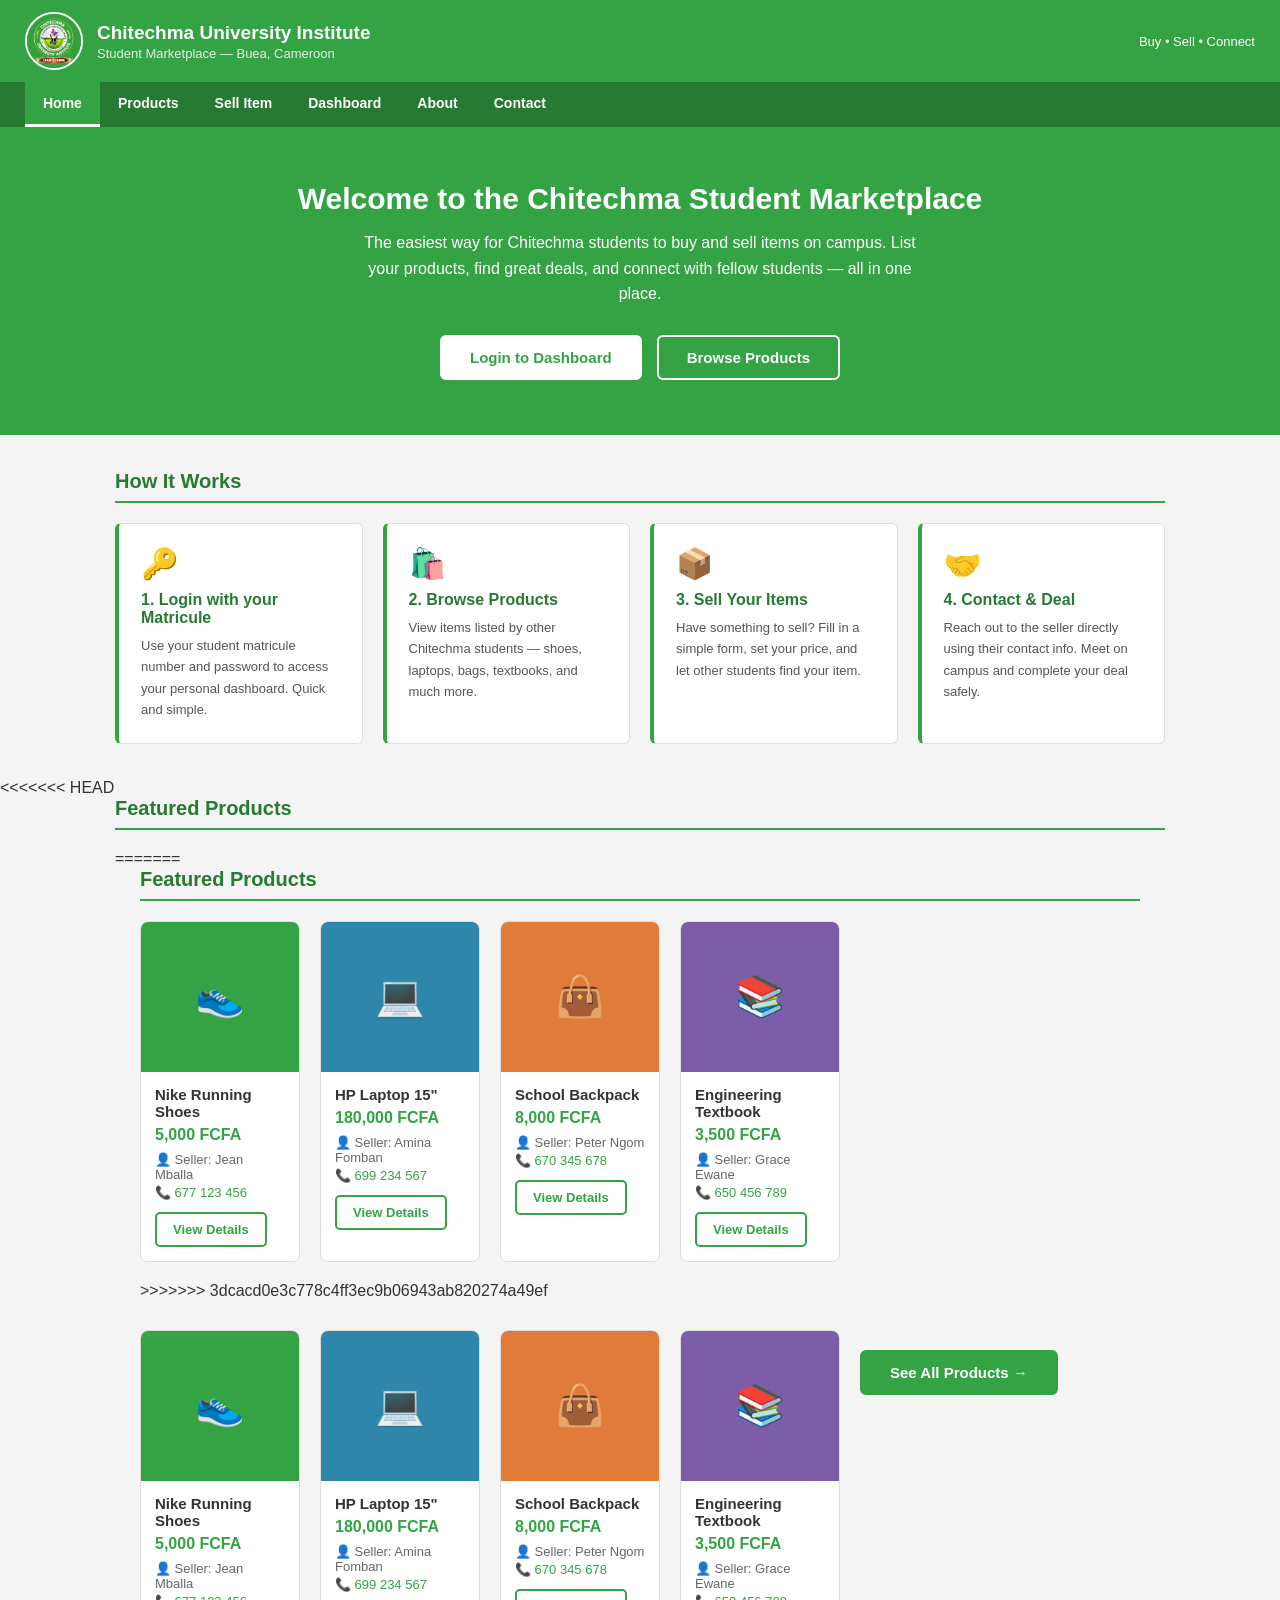
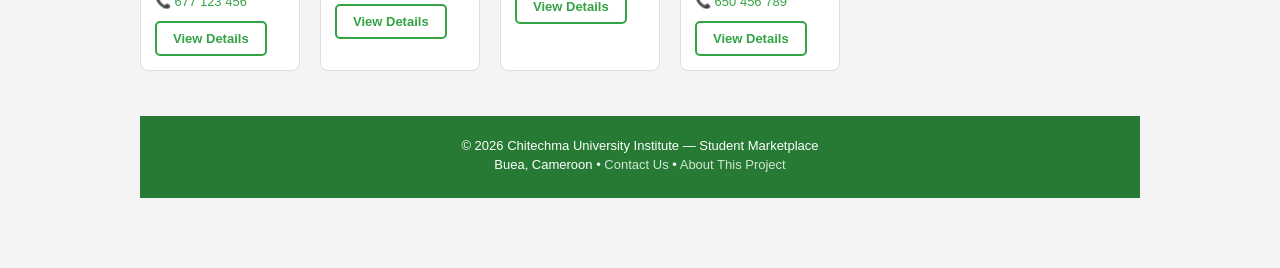
<file: index.html>
<!doctype html>
<html lang="en">
  <head>
    <meta charset="UTF-8" />
    <meta name="viewport" content="width=device-width, initial-scale=1.0" />
    <title>Chitechma Marketplace — Home</title>
    <link rel="stylesheet" href="style.css" />
  </head>
  <body>
    <!-- HEADER (Logo + School Name) -->
    <div class="header">
      <div class="header-left">
        <img src="images/logo.png" alt="Chitechma Logo" class="header-logo" />
        <div>
          <div class="header-title">Chitechma University Institute</div>
          <div class="header-subtitle">
            Student Marketplace &mdash; Buea, Cameroon
          </div>
        </div>
      </div>
      <div class="header-right">Buy &bull; Sell &bull; Connect</div>
    </div>

    <!-- NAVIGATION BAR -->
    <nav>
      <ul>
        <li><a href="index.html" class="active">Home</a></li>
        <li><a href="products.html">Products</a></li>
        <li><a href="sell.html">Sell Item</a></li>
        <li><a href="dashboard.html">Dashboard</a></li>
        <li><a href="about.html">About</a></li>
        <li><a href="contact.html">Contact</a></li>
      </ul>
    </nav>

    <!-- HERO SECTION -->
    <div class="hero">
      <h1>Welcome to the Chitechma Student Marketplace</h1>
      <p>
        The easiest way for Chitechma students to buy and sell items on campus.
        List your products, find great deals, and connect with fellow students —
        all in one place.
      </p>
      <div class="hero-buttons">
        <a href="login.html" class="btn btn-white">Login to Dashboard</a>
        <a href="products.html" class="btn btn-outline">Browse Products</a>
      </div>
    </div>

    <!-- HOW IT WORKS SECTION -->
    <div class="features-section">
      <h2 class="section-heading">How It Works</h2>
      <div class="features">
        <div class="feature-box">
          <div class="feature-icon">🔑</div>
          <h3>1. Login with your Matricule</h3>
          <p>
            Use your student matricule number and password to access your
            personal dashboard. Quick and simple.
          </p>
        </div>
        <div class="feature-box">
          <div class="feature-icon">🛍️</div>
          <h3>2. Browse Products</h3>
          <p>
            View items listed by other Chitechma students — shoes, laptops,
            bags, textbooks, and much more.
          </p>
        </div>
        <div class="feature-box">
          <div class="feature-icon">📦</div>
          <h3>3. Sell Your Items</h3>
          <p>
            Have something to sell? Fill in a simple form, set your price, and
            let other students find your item.
          </p>
        </div>
        <div class="feature-box">
          <div class="feature-icon">🤝</div>
          <h3>4. Contact &amp; Deal</h3>
          <p>
            Reach out to the seller directly using their contact info. Meet on
            campus and complete your deal safely.
          </p>
        </div>
      </div>
    </div>

    <!-- FEATURED PRODUCTS SECTION -->
<<<<<<< HEAD
    <div class="features-section" style="padding-top: 0">
      <h2 class="section-heading">Featured Products</h2>
=======
    <div class="features-section" style="padding-top: 0;">
        <h2 class="section-heading">Featured Products</h2>

        <div class="products-grid">

            <!-- Product 1 -->
            <div class="product-card">
                <div class="product-img green">👟</div>
                <div class="product-card-body">
                    <div class="product-name">Nike Running Shoes</div>
                    <div class="product-price">5,000 FCFA</div>
                    <div class="product-seller">👤 Seller: Jean Mballa</div>
                    <div class="product-contact">📞 677 123 456</div>
                    <a href="products.html" class="btn">View Details</a>
                </div>
            </div>

            <!-- Product 2 -->
            <div class="product-card">
                <div class="product-img blue">💻</div>
                <div class="product-card-body">
                    <div class="product-name">HP Laptop 15&quot;</div>
                    <div class="product-price">180,000 FCFA</div>
                    <div class="product-seller">👤 Seller: Amina Fomban</div>
                    <div class="product-contact">📞 699 234 567</div>
                    <a href="products.html" class="btn">View Details</a>
                </div>
            </div>

            <!-- Product 3 -->
            <div class="product-card">
                <div class="product-img orange">👜</div>
                <div class="product-card-body">
                    <div class="product-name">School Backpack</div>
                    <div class="product-price">8,000 FCFA</div>
                    <div class="product-seller">👤 Seller: Peter Ngom</div>
                    <div class="product-contact">📞 670 345 678</div>
                    <a href="products.html" class="btn">View Details</a>
                </div>
            </div>

            <!-- Product 4 -->
            <div class="product-card">
                <div class="product-img purple">📚</div>
                <div class="product-card-body">
                    <div class="product-name">Engineering Textbook</div>
                    <div class="product-price">3,500 FCFA</div>
                    <div class="product-seller">👤 Seller: Grace Ewane</div>
                    <div class="product-contact">📞 650 456 789</div>
                    <a href="products.html" class="btn">View Details</a>
                </div>
            </div>
>>>>>>> 3dcacd0e3c778c4ff3ec9b06943ab820274a49ef

      <div class="products-grid">
        <!-- Product 1 -->
        <div class="product-card">
          <div class="product-img green">👟</div>
          <div class="product-card-body">
            <div class="product-name">Nike Running Shoes</div>
            <div class="product-price">5,000 FCFA</div>
            <div class="product-seller">👤 Seller: Jean Mballa</div>
            <div class="product-contact">📞 677 123 456</div>
            <a href="products.html" class="btn">View Details</a>
          </div>
        </div>

        <!-- Product 2 -->
        <div class="product-card">
          <div class="product-img blue">💻</div>
          <div class="product-card-body">
            <div class="product-name">HP Laptop 15&quot;</div>
            <div class="product-price">180,000 FCFA</div>
            <div class="product-seller">👤 Seller: Amina Fomban</div>
            <div class="product-contact">📞 699 234 567</div>
            <a href="products.html" class="btn">View Details</a>
          </div>
        </div>

        <!-- Product 3 -->
        <div class="product-card">
          <div class="product-img orange">👜</div>
          <div class="product-card-body">
            <div class="product-name">School Backpack</div>
            <div class="product-price">8,000 FCFA</div>
            <div class="product-seller">👤 Seller: Peter Ngom</div>
            <div class="product-contact">📞 670 345 678</div>
            <a href="products.html" class="btn">View Details</a>
          </div>
        </div>

        <!-- Product 4 -->
        <div class="product-card">
          <div class="product-img purple">📚</div>
          <div class="product-card-body">
            <div class="product-name">Engineering Textbook</div>
            <div class="product-price">3,500 FCFA</div>
            <div class="product-seller">👤 Seller: Grace Ewane</div>
            <div class="product-contact">📞 650 456 789</div>
            <a href="products.html" class="btn">View Details</a>
          </div>
        </div>
      </div>

      <div style="text-align: center; margin-top: 30px">
        <a href="products.html" class="btn btn-green"
          >See All Products &rarr;</a
        >
      </div>
    </div>

    <!-- FOOTER -->
    <footer>
      <p>
        &copy; 2026 Chitechma University Institute &mdash; Student Marketplace
      </p>
      <p>
        Buea, Cameroon &bull; <a href="contact.html">Contact Us</a> &bull;
        <a href="about.html">About This Project</a>
      </p>
    </footer>
  </body>
</html>
</file>
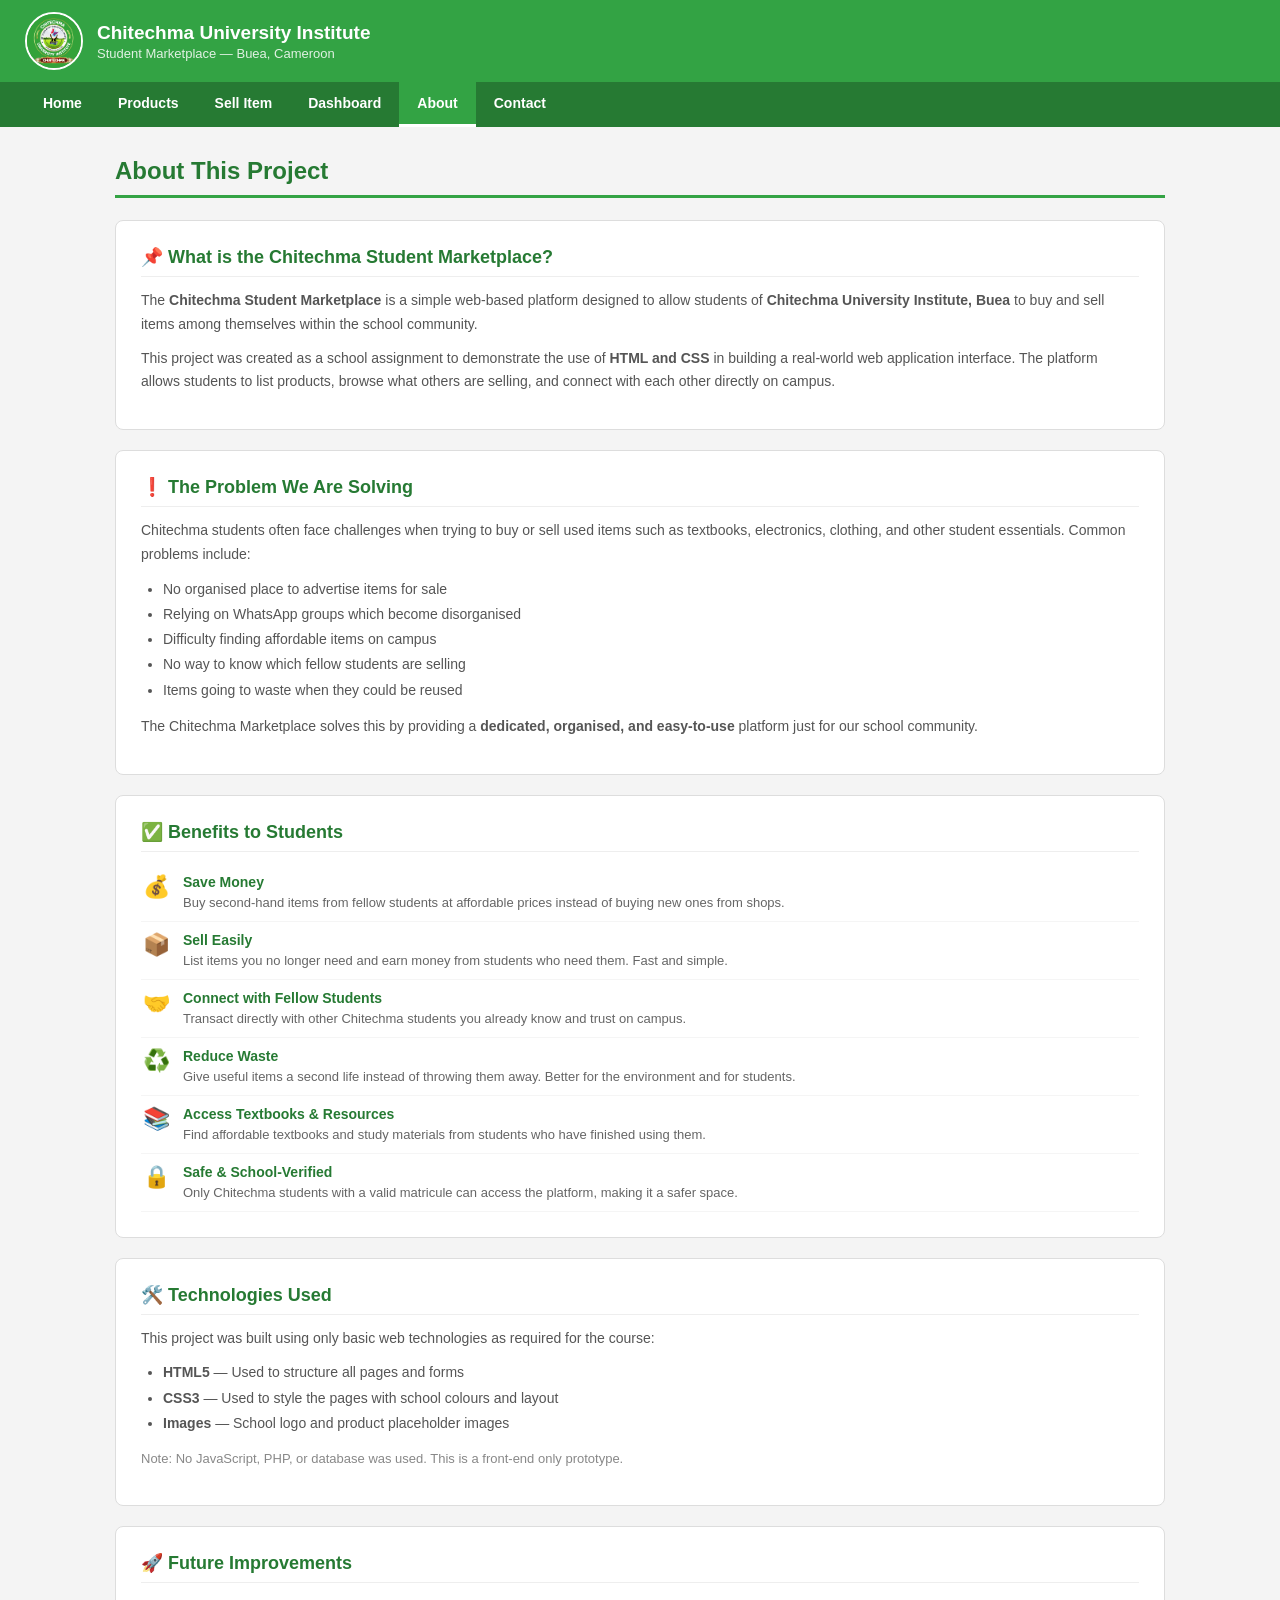
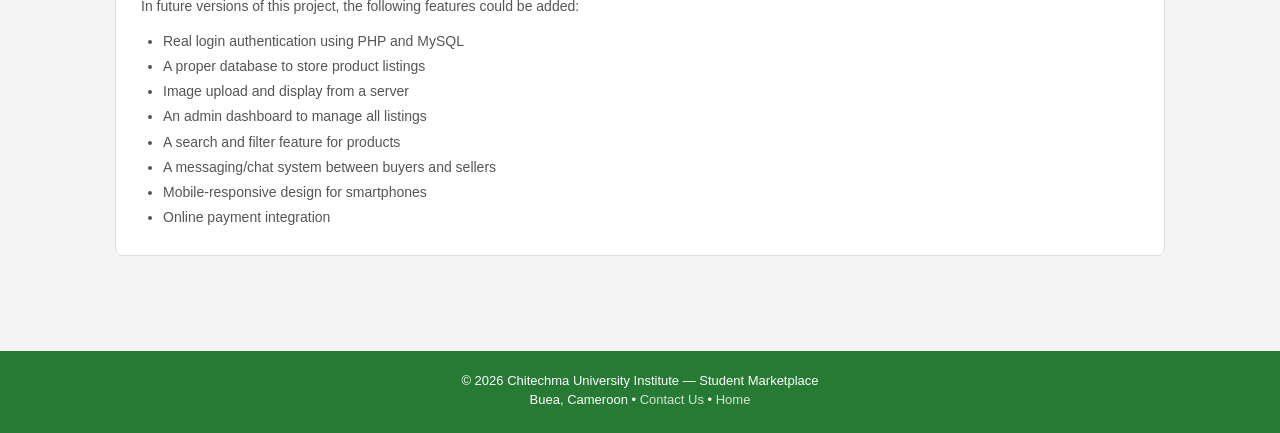
<file: about.html>
<!doctype html>
<html lang="en">
  <head>
    <meta charset="UTF-8" />
    <meta name="viewport" content="width=device-width, initial-scale=1.0" />
    <title>Chitechma Marketplace — About</title>
    <link rel="stylesheet" href="style.css" />
  </head>
  <body>
    <!-- HEADER -->
    <div class="header">
      <div class="header-left">
        <img src="images/logo.png" alt="Chitechma Logo" class="header-logo" />
        <div>
          <div class="header-title">Chitechma University Institute</div>
          <div class="header-subtitle">
            Student Marketplace &mdash; Buea, Cameroon
          </div>
        </div>
      </div>
    </div>

    <!-- NAVIGATION BAR -->
    <nav>
      <ul>
        <li><a href="index.html">Home</a></li>
        <li><a href="products.html">Products</a></li>
        <li><a href="sell.html">Sell Item</a></li>
        <li><a href="dashboard.html">Dashboard</a></li>
        <li><a href="about.html" class="active">About</a></li>
        <li><a href="contact.html">Contact</a></li>
      </ul>
    </nav>

    <!-- ABOUT CONTENT -->
    <div class="main-content">
      <h1 class="page-title">About This Project</h1>

      <!-- Project Introduction -->
      <div class="info-section">
        <h2>📌 What is the Chitechma Student Marketplace?</h2>
        <p>
          The <strong>Chitechma Student Marketplace</strong> is a simple
          web-based platform designed to allow students of
          <strong>Chitechma University Institute, Buea</strong> to buy and sell
          items among themselves within the school community.
        </p>
        <p>
          This project was created as a school assignment to demonstrate the use
          of <strong>HTML and CSS</strong>
          in building a real-world web application interface. The platform
          allows students to list products, browse what others are selling, and
          connect with each other directly on campus.
        </p>
      </div>

      <!-- Problem Statement -->
      <div class="info-section">
        <h2>❗ The Problem We Are Solving</h2>
        <p>
          Chitechma students often face challenges when trying to buy or sell
          used items such as textbooks, electronics, clothing, and other student
          essentials. Common problems include:
        </p>
        <ul>
          <li>No organised place to advertise items for sale</li>
          <li>Relying on WhatsApp groups which become disorganised</li>
          <li>Difficulty finding affordable items on campus</li>
          <li>No way to know which fellow students are selling</li>
          <li>Items going to waste when they could be reused</li>
        </ul>
        <p style="margin-top: 12px">
          The Chitechma Marketplace solves this by providing a
          <strong>dedicated, organised, and easy-to-use</strong>
          platform just for our school community.
        </p>
      </div>

      <!-- Benefits -->
      <div class="info-section">
        <h2>✅ Benefits to Students</h2>

        <div class="benefit-item">
          <div class="benefit-icon">💰</div>
          <div class="benefit-text">
            <strong>Save Money</strong>
            <span
              >Buy second-hand items from fellow students at affordable prices
              instead of buying new ones from shops.</span
            >
          </div>
        </div>

        <div class="benefit-item">
          <div class="benefit-icon">📦</div>
          <div class="benefit-text">
            <strong>Sell Easily</strong>
            <span
              >List items you no longer need and earn money from students who
              need them. Fast and simple.</span
            >
          </div>
        </div>

        <div class="benefit-item">
          <div class="benefit-icon">🤝</div>
          <div class="benefit-text">
            <strong>Connect with Fellow Students</strong>
            <span
              >Transact directly with other Chitechma students you already know
              and trust on campus.</span
            >
          </div>
        </div>

        <div class="benefit-item">
          <div class="benefit-icon">♻️</div>
          <div class="benefit-text">
            <strong>Reduce Waste</strong>
            <span
              >Give useful items a second life instead of throwing them away.
              Better for the environment and for students.</span
            >
          </div>
        </div>

        <div class="benefit-item">
          <div class="benefit-icon">📚</div>
          <div class="benefit-text">
            <strong>Access Textbooks &amp; Resources</strong>
            <span
              >Find affordable textbooks and study materials from students who
              have finished using them.</span
            >
          </div>
        </div>

        <div class="benefit-item">
          <div class="benefit-icon">🔒</div>
          <div class="benefit-text">
            <strong>Safe &amp; School-Verified</strong>
            <span
              >Only Chitechma students with a valid matricule can access the
              platform, making it a safer space.</span
            >
          </div>
        </div>
      </div>

      <!-- Technologies Used -->
      <div class="info-section">
        <h2>🛠️ Technologies Used</h2>
        <p>
          This project was built using only basic web technologies as required
          for the course:
        </p>
        <ul style="margin-top: 10px">
          <li>
            <strong>HTML5</strong> — Used to structure all pages and forms
          </li>
          <li>
            <strong>CSS3</strong> — Used to style the pages with school colours
            and layout
          </li>
          <li>
            <strong>Images</strong> — School logo and product placeholder images
          </li>
        </ul>
        <p style="margin-top: 12px; font-size: 13px; color: #888">
          Note: No JavaScript, PHP, or database was used. This is a front-end
          only prototype.
        </p>
      </div>

      <!-- Future Improvements -->
      <div class="info-section">
        <h2>🚀 Future Improvements</h2>
        <p>
          In future versions of this project, the following features could be
          added:
        </p>
        <ul style="margin-top: 8px">
          <li>Real login authentication using PHP and MySQL</li>
          <li>A proper database to store product listings</li>
          <li>Image upload and display from a server</li>
          <li>An admin dashboard to manage all listings</li>
          <li>A search and filter feature for products</li>
          <li>A messaging/chat system between buyers and sellers</li>
          <li>Mobile-responsive design for smartphones</li>
          <li>Online payment integration</li>
        </ul>
      </div>
    </div>

    <!-- FOOTER -->
    <footer>
      <p>
        &copy; 2026 Chitechma University Institute &mdash; Student Marketplace
      </p>
      <p>
        Buea, Cameroon &bull; <a href="contact.html">Contact Us</a> &bull;
        <a href="index.html">Home</a>
      </p>
    </footer>
  </body>
</html>
</file>
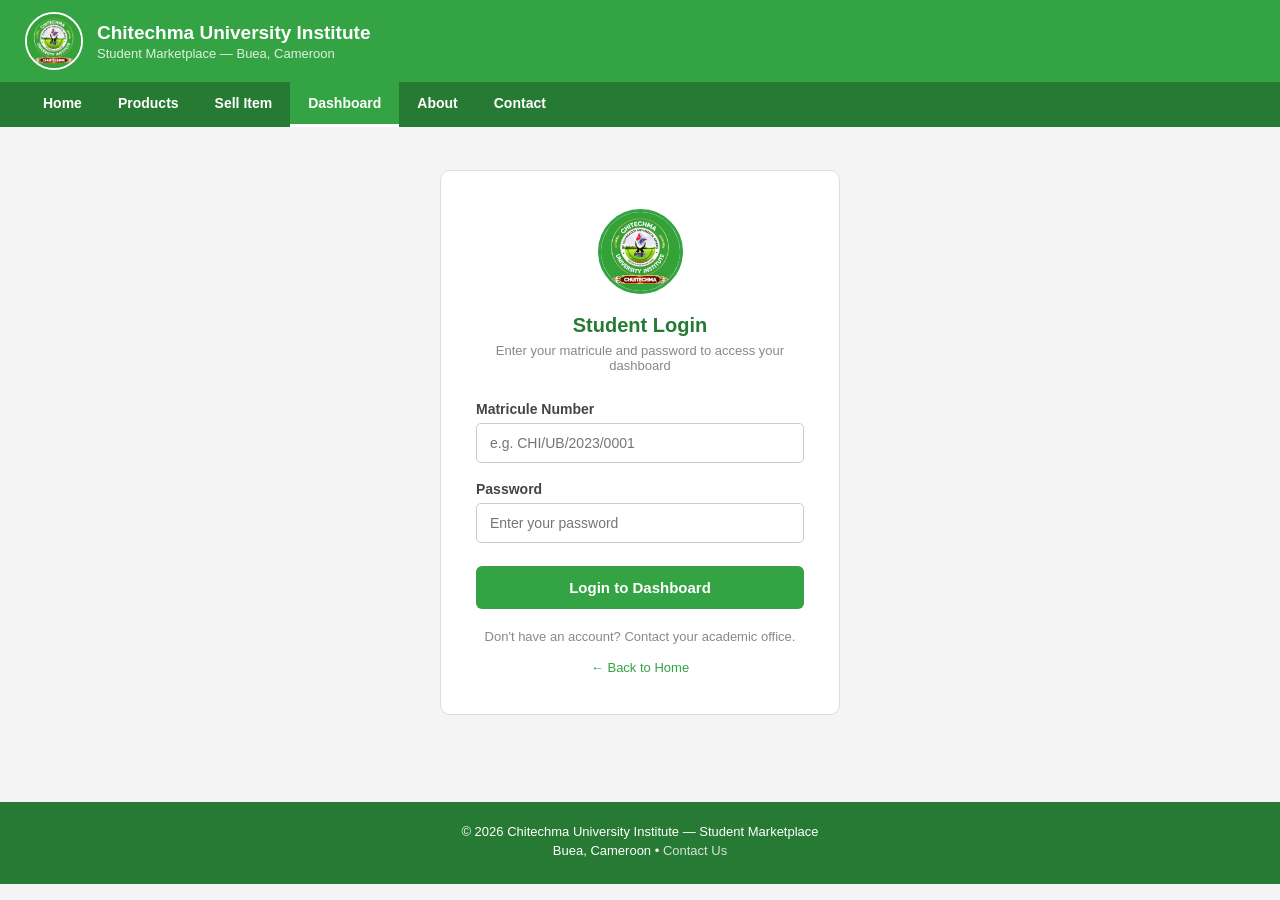
<file: admin.html>
<!doctype html>
<html lang="en">
  <head>
    <meta charset="UTF-8" />
    <meta name="viewport" content="width=device-width, initial-scale=1.0" />
    <title>Chitechma Marketplace — Admin Dashboard</title>
    <link rel="stylesheet" href="style.css" />
  </head>
  <body>
    <div class="header">
      <div class="header-left">
        <img src="images/logo.png" alt="Chitechma Logo" class="header-logo" />
        <div>
          <div class="header-title">Chitechma University Institute</div>
          <div class="header-subtitle">
            Admin Dashboard — Student Marketplace
          </div>
        </div>
      </div>
      <button class="nav-toggle" onclick="toggleMobileNav()">☰</button>
    </div>
    <nav>
      <ul id="nav-links">
        <li><a href="index.html">Home</a></li>
        <li><a href="products.html">Products</a></li>
        <li><a href="sell.html">Sell Item</a></li>
        <li><a href="admin.html" class="active">Admin</a></li>
        <li><a href="about.html">About</a></li>
        <li><a href="contact.html">Contact</a></li>
        <li id="nav-extra"></li>
      </ul>
    </nav>

    <div class="main-content">
      <div
        style="
          display: flex;
          align-items: center;
          justify-content: space-between;
          flex-wrap: wrap;
          gap: 12px;
          margin-bottom: 20px;
        "
      >
        <h1 class="page-title" style="margin: 0; border: none">
          🛡️ Admin Dashboard
        </h1>
        <span id="admin-name" style="font-size: 14px; color: #555"></span>
      </div>

      <div id="alert-box"></div>

      <!-- STATS OVERVIEW -->
      <div class="admin-stat-grid" id="stats-grid"></div>

      <!-- TABS -->
      <div class="admin-tabs">
        <div class="admin-tab active" onclick="switchTab('products')">
          📦 Products
        </div>
        <div class="admin-tab" onclick="switchTab('users')">👥 Users</div>
        <div class="admin-tab" onclick="switchTab('team')">🤝 Team Members</div>
        <div class="admin-tab" onclick="switchTab('messages')">📬 Messages</div>
        <div class="admin-tab" onclick="switchTab('profile')">
          👤 My Profile
        </div>
      </div>

      <!-- ══ TAB: PRODUCTS ════════════════════════════════════ -->
      <div id="tab-products" class="tab-panel active">
        <div
          style="
            display: flex;
            justify-content: space-between;
            align-items: center;
            margin-bottom: 16px;
            flex-wrap: wrap;
            gap: 10px;
          "
        >
          <h2 style="color: #267a33; font-size: 17px">All Listings</h2>
          <input
            type="text"
            id="prod-search"
            placeholder="🔍 Search products..."
            oninput="renderProducts()"
            style="
              padding: 8px 12px;
              border: 1px solid #ccc;
              border-radius: 5px;
              font-size: 14px;
              min-width: 200px;
            "
          />
        </div>
        <div style="overflow-x: auto">
          <table class="admin-table" id="products-table">
            <thead>
              <tr>
                <th>Photo</th>
                <th>Name</th>
                <th>Category</th>
                <th>Price</th>
                <th>Seller</th>
                <th>Date</th>
                <th>Status</th>
                <th>Actions</th>
              </tr>
            </thead>
            <tbody id="products-tbody"></tbody>
          </table>
        </div>
      </div>

      <!-- ══ TAB: USERS ════════════════════════════════════════ -->
      <div id="tab-users" class="tab-panel">
        <h2 style="color: #267a33; font-size: 17px; margin-bottom: 16px">
          Registered Users
        </h2>
        <div style="overflow-x: auto">
          <table class="admin-table">
            <thead>
              <tr>
                <th>Name</th>
                <th>Email</th>
                <th>Matricule</th>
                <th>Phone</th>
                <th>Role</th>
                <th>Joined</th>
                <th>Actions</th>
              </tr>
            </thead>
            <tbody id="users-tbody"></tbody>
          </table>
        </div>
      </div>

      <!-- ══ TAB: TEAM MEMBERS ══════════════════════════════════ -->
      <div id="tab-team" class="tab-panel">
        <h2 style="color: #267a33; font-size: 17px; margin-bottom: 16px">
          Project Team Members
        </h2>

        <!-- Add / Edit form -->
        <div class="inline-form" id="team-form">
          <h3 id="team-form-title">➕ Add New Team Member</h3>
          <input type="hidden" id="team-edit-id" />
          <div class="form-row">
            <div class="form-group">
              <label>Full Name *</label>
              <input
                type="text"
                id="team-name"
                placeholder="e.g. Jean Mballa"
              />
            </div>
            <div class="form-group">
              <label>Role / Responsibility *</label>
              <input
                type="text"
                id="team-role"
                placeholder="e.g. Home Page & Navigation"
              />
            </div>
          </div>

          <!-- Photo upload -->
          <div class="form-group">
            <label>Profile Photo (optional)</label>
            <div
              class="profile-upload-area"
              id="team-photo-area"
              onclick="document.getElementById('team-photo-input').click()"
              style="max-width: 200px; padding: 16px"
            >
              <div id="team-photo-preview">
                <div style="font-size: 30px">📷</div>
                <p style="font-size: 12px">Click to upload</p>
              </div>
            </div>
            <input
              type="file"
              id="team-photo-input"
              accept="image/*"
              style="display: none"
              onchange="previewTeamPhoto(this)"
            />
          </div>

          <div style="display: flex; gap: 10px; flex-wrap: wrap">
            <button class="btn btn-green" onclick="saveTeamMember()">
              💾 Save Member
            </button>
            <button class="btn" onclick="cancelTeamEdit()">✖ Cancel</button>
          </div>
        </div>

        <!-- Team list -->
        <div id="team-list-admin"></div>
      </div>

      <!-- ══ TAB: MESSAGES ════════════════════════════════════ -->
      <div id="tab-messages" class="tab-panel">
        <h2 style="color: #267a33; font-size: 17px; margin-bottom: 16px">
          All Messages
        </h2>
        <div id="messages-list"></div>
      </div>

      <!-- ══ TAB: PROFILE ════════════════════════════════════ -->
      <div id="tab-profile" class="tab-panel">
        <h2 style="color: #267a33; font-size: 17px; margin-bottom: 16px">
          My Admin Profile
        </h2>
        <div class="two-col">
          <div class="col-main">
            <!-- Profile photo -->
            <div class="info-section">
              <h2>🖼️ Profile Photo</h2>
              <div
                style="
                  display: flex;
                  align-items: center;
                  gap: 20px;
                  flex-wrap: wrap;
                  margin-bottom: 16px;
                "
              >
                <div
                  id="admin-photo-display"
                  style="
                    width: 90px;
                    height: 90px;
                    border-radius: 50%;
                    background: #33a344;
                    color: #fff;
                    font-size: 32px;
                    display: flex;
                    align-items: center;
                    justify-content: center;
                    overflow: hidden;
                    border: 3px solid #33a344;
                    flex-shrink: 0;
                  "
                ></div>
                <div>
                  <p style="font-size: 14px; color: #555; margin-bottom: 10px">
                    Upload a new profile photo
                  </p>
                  <div
                    class="profile-upload-area"
                    onclick="
                      document.getElementById('admin-photo-input').click()
                    "
                    style="max-width: 220px; padding: 14px"
                  >
                    <p style="font-size: 13px; color: #555">
                      📷 Click to choose photo
                    </p>
                    <p style="font-size: 11px; color: #aaa">
                      JPG or PNG · Max 1.5 MB
                    </p>
                  </div>
                  <input
                    type="file"
                    id="admin-photo-input"
                    accept="image/*"
                    style="display: none"
                    onchange="uploadAdminPhoto(this)"
                  />
                </div>
              </div>
            </div>

            <!-- Update info -->
            <div class="info-section">
              <h2>✏️ Update Information</h2>
              <div class="form-group">
                <label>Full Name</label>
                <input type="text" id="admin-name-input" />
              </div>
              <div class="form-group">
                <label>Phone Number</label>
                <input type="tel" id="admin-phone-input" />
              </div>
              <button class="btn btn-green" onclick="saveAdminInfo()">
                💾 Save Changes
              </button>
            </div>

            <!-- Change password -->
            <div class="info-section">
              <h2>🔒 Change Password</h2>
              <div class="form-group">
                <label>Current Password</label>
                <input
                  type="password"
                  id="curr-pass"
                  placeholder="Enter current password"
                />
              </div>
              <div class="form-group">
                <label>New Password</label>
                <input
                  type="password"
                  id="new-pass"
                  placeholder="Enter new password (min 6 chars)"
                />
              </div>
              <div class="form-group">
                <label>Confirm New Password</label>
                <input
                  type="password"
                  id="conf-pass"
                  placeholder="Repeat new password"
                />
              </div>
              <button class="btn btn-green" onclick="changePassword()">
                🔒 Update Password
              </button>
            </div>
          </div>

          <div class="col-side">
            <div class="info-section">
              <h2>📊 Account Info</h2>
              <div id="admin-info-display"></div>
            </div>
          </div>
        </div>
      </div>
    </div>
    <!-- end main-content -->

    <footer>
      <p>© 2025 Chitechma University Institute — Admin Panel</p>
      <p>
        <a href="index.html">Back to Site</a> ·
        <a href="contact.html">Contact</a>
      </p>
    </footer>

    <script src="app.js"></script>
    <script>
      /* ── state ─────────────────────────────────────── */
      var teamPhotoBase64 = null;

      /* ── INIT ───────────────────────────────────────── */
      document.addEventListener("DOMContentLoaded", function () {
        if (!Auth.requireAdmin()) return;

        var u = Auth.getUser();
        document.getElementById("admin-name").textContent = "👤 " + u.name;

        renderStats();
        renderProducts();
        renderUsers();
        renderTeam();
        renderMessages();
        renderProfileTab();

        // Handle #team anchor from contact page
        if (window.location.hash === "#team") switchTab("team");
      });

      /* ── TABS ───────────────────────────────────────── */
      function switchTab(name) {
        document.querySelectorAll(".tab-panel").forEach(function (p) {
          p.classList.remove("active");
        });
        document.querySelectorAll(".admin-tab").forEach(function (t) {
          t.classList.remove("active");
        });
        document.getElementById("tab-" + name).classList.add("active");
        var tabs = document.querySelectorAll(".admin-tab");
        var tabMap = {
          products: 0,
          users: 1,
          team: 2,
          messages: 3,
          profile: 4,
        };
        if (tabs[tabMap[name]]) tabs[tabMap[name]].classList.add("active");
      }

      /* ── STATS ──────────────────────────────────────── */
      function renderStats() {
        var products = DB.getProducts();
        var users = DB.getUsers();
        var msgs = DB.getMessages();
        var grid = document.getElementById("stats-grid");
        grid.innerHTML =
          stat(products.length, "Total Listings") +
          stat(users.length, "Registered Users") +
          stat(DB.getTeam().length, "Team Members") +
          stat(msgs.length, "Total Messages");
      }
      function stat(n, label) {
        return (
          '<div class="admin-stat"><div class="num">' +
          n +
          '</div><div class="lbl">' +
          label +
          "</div></div>"
        );
      }

      /* ── PRODUCTS TAB ───────────────────────────────── */
      function renderProducts() {
        var search = (
          document.getElementById("prod-search").value || ""
        ).toLowerCase();
        var list = DB.getProducts().filter(function (p) {
          return (
            !search ||
            p.name.toLowerCase().includes(search) ||
            p.sellerName.toLowerCase().includes(search)
          );
        });
        var tbody = document.getElementById("products-tbody");
        if (list.length === 0) {
          tbody.innerHTML =
            '<tr><td colspan="8" style="text-align:center;padding:30px;color:#888;">No products found.</td></tr>';
          return;
        }
        tbody.innerHTML = list
          .map(function (p) {
            var imgCell = p.image
              ? '<img src="' + p.image + '" alt="">'
              : '<div style="width:40px;height:40px;background:' +
                (p.color || "#33A344") +
                ';border-radius:4px;display:flex;align-items:center;justify-content:center;font-size:18px;">' +
                (p.emoji || "📦") +
                "</div>";
            var status =
              p.approved !== false
                ? '<span class="badge badge-green">✅ Live</span>'
                : '<span class="badge badge-yellow">⏳ Pending</span>';
            return (
              "<tr>" +
              "<td>" +
              imgCell +
              "</td>" +
              '<td style="max-width:180px;">' +
              escHtml(p.name) +
              "</td>" +
              "<td>" +
              escHtml(p.category) +
              "</td>" +
              '<td style="color:#33A344;font-weight:bold;">' +
              formatPrice(p.price) +
              "</td>" +
              "<td>" +
              escHtml(p.sellerName) +
              "</td>" +
              "<td>" +
              formatDate(p.date) +
              "</td>" +
              "<td>" +
              status +
              "</td>" +
              '<td style="white-space:nowrap;">' +
              '<button class="btn btn-sm" style="margin-right:4px;" onclick="toggleApprove(' +
              p.id +
              ')">' +
              (p.approved !== false ? "Hide" : "Show") +
              "</button>" +
              '<button class="btn btn-red btn-sm" onclick="deleteProduct(' +
              p.id +
              ')">🗑️</button>' +
              "</td></tr>"
            );
          })
          .join("");
      }

      function toggleApprove(id) {
        var p = DB.getProductById(id);
        if (!p) return;
        DB.updateProduct(id, { approved: p.approved === false ? true : false });
        renderProducts();
        renderStats();
      }

      function deleteProduct(id) {
        if (!confirm("Delete this product listing?")) return;
        DB.deleteProduct(id);
        renderProducts();
        renderStats();
        showAlert("Product deleted.", "success");
      }

      /* ── USERS TAB ──────────────────────────────────── */
      function renderUsers() {
        var users = DB.getUsers();
        var tbody = document.getElementById("users-tbody");
        tbody.innerHTML = users
          .map(function (u) {
            var roleBadge =
              u.role === "admin"
                ? '<span class="badge badge-green">Admin</span>'
                : '<span class="badge" style="background:#EEF2FF;color:#4338CA;">Student</span>';
            var actions =
              u.role !== "admin"
                ? '<button class="btn btn-red btn-sm" onclick="deleteUser(' +
                  u.id +
                  ')">🗑️</button>'
                : '<span style="color:#aaa;font-size:13px;">Protected</span>';
            return (
              "<tr>" +
              '<td style="font-weight:bold;">' +
              escHtml(u.name) +
              "</td>" +
              "<td>" +
              escHtml(u.email) +
              "</td>" +
              "<td>" +
              escHtml(u.matricule || "—") +
              "</td>" +
              "<td>" +
              escHtml(u.phone || "—") +
              "</td>" +
              "<td>" +
              roleBadge +
              "</td>" +
              "<td>" +
              formatDate(u.joinDate) +
              "</td>" +
              "<td>" +
              actions +
              "</td></tr>"
            );
          })
          .join("");
      }

      function deleteUser(id) {
        if (!confirm("Delete this user and all their listings?")) return;
        DB.deleteUser(id);
        renderUsers();
        renderProducts();
        renderStats();
        showAlert("User deleted.", "success");
      }

      /* ── TEAM TAB ───────────────────────────────────── */
      function renderTeam() {
        var team = DB.getTeam();
        var container = document.getElementById("team-list-admin");
        if (team.length === 0) {
          container.innerHTML =
            '<div class="empty-state"><div class="empty-icon">👥</div><p>No team members yet. Add one above.</p></div>';
          return;
        }
        container.innerHTML =
          '<div style="overflow-x:auto;"><table class="admin-table">' +
          "<thead><tr><th>Photo</th><th>Name</th><th>Role</th><th>Actions</th></tr></thead>" +
          "<tbody>" +
          team
            .map(function (m) {
              var avatarCell = m.photo
                ? '<img src="' +
                  m.photo +
                  '" alt="" style="width:40px;height:40px;border-radius:50%;object-fit:cover;">'
                : '<div style="width:40px;height:40px;border-radius:50%;background:#33A344;color:#fff;display:flex;align-items:center;justify-content:center;font-weight:bold;font-size:16px;">' +
                  escHtml(m.name.charAt(0)) +
                  "</div>";
              return (
                "<tr>" +
                "<td>" +
                avatarCell +
                "</td>" +
                '<td style="font-weight:bold;">' +
                escHtml(m.name) +
                "</td>" +
                "<td>" +
                escHtml(m.role) +
                "</td>" +
                '<td style="white-space:nowrap;">' +
                '<button class="btn btn-sm" style="margin-right:4px;" onclick="editTeamMember(' +
                m.id +
                ')">✏️ Edit</button>' +
                '<button class="btn btn-red btn-sm" onclick="removeTeamMember(' +
                m.id +
                ')">🗑️</button>' +
                "</td></tr>"
              );
            })
            .join("") +
          "</tbody></table></div>";
      }

      function saveTeamMember() {
        var name = document.getElementById("team-name").value.trim();
        var role = document.getElementById("team-role").value.trim();
        var editId =
          parseInt(document.getElementById("team-edit-id").value) || 0;
        if (!name || !role) {
          showAlert("Please fill in name and role.", "error");
          return;
        }

        if (editId) {
          DB.updateTeamMember(editId, {
            name: name,
            role: role,
            photo: teamPhotoBase64 !== null ? teamPhotoBase64 : undefined,
          });
          showAlert("Team member updated.", "success");
        } else {
          DB.addTeamMember({
            id: uid(),
            name: name,
            role: role,
            photo: teamPhotoBase64,
          });
          showAlert("Team member added.", "success");
        }
        cancelTeamEdit();
        renderTeam();
        renderStats();
      }

      function editTeamMember(id) {
        var m = DB.getTeam().find(function (t) {
          return t.id === id;
        });
        if (!m) return;
        document.getElementById("team-edit-id").value = m.id;
        document.getElementById("team-name").value = m.name;
        document.getElementById("team-role").value = m.role;
        document.getElementById("team-form-title").textContent =
          "✏️ Edit Team Member";
        if (m.photo) {
          document.getElementById("team-photo-preview").innerHTML =
            '<img src="' +
            m.photo +
            '" style="width:80px;height:80px;border-radius:50%;object-fit:cover;">';
          teamPhotoBase64 = m.photo;
        }
        document
          .getElementById("team-form")
          .scrollIntoView({ behavior: "smooth" });
      }

      function cancelTeamEdit() {
        document.getElementById("team-edit-id").value = "";
        document.getElementById("team-name").value = "";
        document.getElementById("team-role").value = "";
        document.getElementById("team-form-title").textContent =
          "➕ Add New Team Member";
        document.getElementById("team-photo-preview").innerHTML =
          '<div style="font-size:30px;">📷</div><p style="font-size:12px;">Click to upload</p>';
        teamPhotoBase64 = null;
      }

      function removeTeamMember(id) {
        if (!confirm("Remove this team member?")) return;
        DB.deleteTeamMember(id);
        renderTeam();
        renderStats();
        showAlert("Team member removed.", "success");
      }

      function previewTeamPhoto(input) {
        var file = input.files[0];
        if (!file) return;
        readImage(file, function (base64) {
          if (!base64) return;
          teamPhotoBase64 = base64;
          document.getElementById("team-photo-preview").innerHTML =
            '<img src="' +
            base64 +
            '" style="width:80px;height:80px;border-radius:50%;object-fit:cover;">';
        });
      }

      /* ── MESSAGES TAB ───────────────────────────────── */
      function renderMessages() {
        var msgs = DB.getMessages().slice().reverse();
        var el = document.getElementById("messages-list");
        if (msgs.length === 0) {
          el.innerHTML =
            '<div class="empty-state"><div class="empty-icon">📭</div><p>No messages yet.</p></div>';
          return;
        }
        el.innerHTML = msgs
          .map(function (m) {
            var p = DB.getProductById(m.productId);
            var pName = p ? p.name : "Unknown product";
            return (
              '<div class="message-item ' +
              (m.read ? "" : "unread") +
              '">' +
              '<div class="msg-meta">From: <strong>' +
              escHtml(m.fromName) +
              "</strong>" +
              " · To: <strong>" +
              escHtml((DB.getUserById(m.toId) || { name: "?" }).name) +
              "</strong>" +
              " · About: <em>" +
              escHtml(pName) +
              "</em>" +
              " · " +
              formatDate(m.date) +
              (m.read ? "" : ' <span class="badge badge-green">New</span>') +
              "</div>" +
              '<div class="msg-text">' +
              escHtml(m.text) +
              "</div>" +
              '<div style="margin-top:8px;">' +
              '<button class="btn btn-red btn-sm" onclick="deleteMsg(' +
              m.id +
              ')">🗑️ Delete</button>' +
              "</div></div>"
            );
          })
          .join("");
      }

      function deleteMsg(id) {
        var msgs = DB.getMessages().filter(function (m) {
          return m.id !== id;
        });
        DB.saveMessages(msgs);
        renderMessages();
        renderStats();
      }

      /* ── PROFILE TAB ────────────────────────────────── */
      function renderProfileTab() {
        var u = Auth.getUser();
        var fullUser = DB.getUserById(u.id);
        if (!fullUser) return;

        // Name & phone inputs
        document.getElementById("admin-name-input").value = fullUser.name || "";
        document.getElementById("admin-phone-input").value =
          fullUser.phone || "";

        // Profile photo display
        var display = document.getElementById("admin-photo-display");
        if (fullUser.profileImage) {
          display.innerHTML =
            '<img src="' +
            fullUser.profileImage +
            '" style="width:100%;height:100%;object-fit:cover;">';
        } else {
          display.textContent = fullUser.name.charAt(0).toUpperCase();
        }

        // Account info panel
        document.getElementById("admin-info-display").innerHTML =
          '<div class="contact-item"><div class="contact-icon">👤</div><div>' +
          '<div class="contact-label">Name</div><div class="contact-value">' +
          escHtml(fullUser.name) +
          "</div></div></div>" +
          '<div class="contact-item"><div class="contact-icon">📧</div><div>' +
          '<div class="contact-label">Email</div><div class="contact-value">' +
          escHtml(fullUser.email) +
          "</div></div></div>" +
          '<div class="contact-item"><div class="contact-icon">📞</div><div>' +
          '<div class="contact-label">Phone</div><div class="contact-value">' +
          escHtml(fullUser.phone || "—") +
          "</div></div></div>" +
          '<div class="contact-item" style="border-bottom:none;"><div class="contact-icon">🛡️</div><div>' +
          '<div class="contact-label">Role</div><div class="contact-value"><span class="badge badge-green">Administrator</span></div></div></div>';
      }

      function uploadAdminPhoto(input) {
        var file = input.files[0];
        if (!file) return;
        readImage(file, function (base64) {
          if (!base64) return;
          var u = Auth.getUser();
          DB.updateUser(u.id, { profileImage: base64 });
          // Update session
          var session = DB.getSession();
          session.profileImage = base64;
          DB.setSession(session);
          renderProfileTab();
          showAlert("Profile photo updated!", "success");
        });
      }

      function saveAdminInfo() {
        var name = document.getElementById("admin-name-input").value.trim();
        var phone = document.getElementById("admin-phone-input").value.trim();
        if (!name) {
          showAlert("Name cannot be empty.", "error");
          return;
        }
        var u = Auth.getUser();
        DB.updateUser(u.id, { name: name, phone: phone });
        var session = DB.getSession();
        session.name = name;
        DB.setSession(session);
        renderProfileTab();
        updateNavbar();
        showAlert("Profile info saved!", "success");
      }

      function changePassword() {
        var curr = document.getElementById("curr-pass").value;
        var newP = document.getElementById("new-pass").value;
        var conf = document.getElementById("conf-pass").value;
        if (!curr || !newP || !conf) {
          showAlert("Fill in all password fields.", "error");
          return;
        }
        var u = Auth.getUser();
        var fullUser = DB.getUserById(u.id);
        if (!fullUser || fullUser.password !== curr) {
          showAlert("Current password is incorrect.", "error");
          return;
        }
        if (newP !== conf) {
          showAlert("New passwords do not match.", "error");
          return;
        }
        if (newP.length < 6) {
          showAlert("Password must be at least 6 characters.", "error");
          return;
        }
        DB.updateUser(u.id, { password: newP });
        document.getElementById("curr-pass").value = "";
        document.getElementById("new-pass").value = "";
        document.getElementById("conf-pass").value = "";
        showAlert("Password changed successfully!", "success");
      }
    </script>
  </body>
</html>
</file>
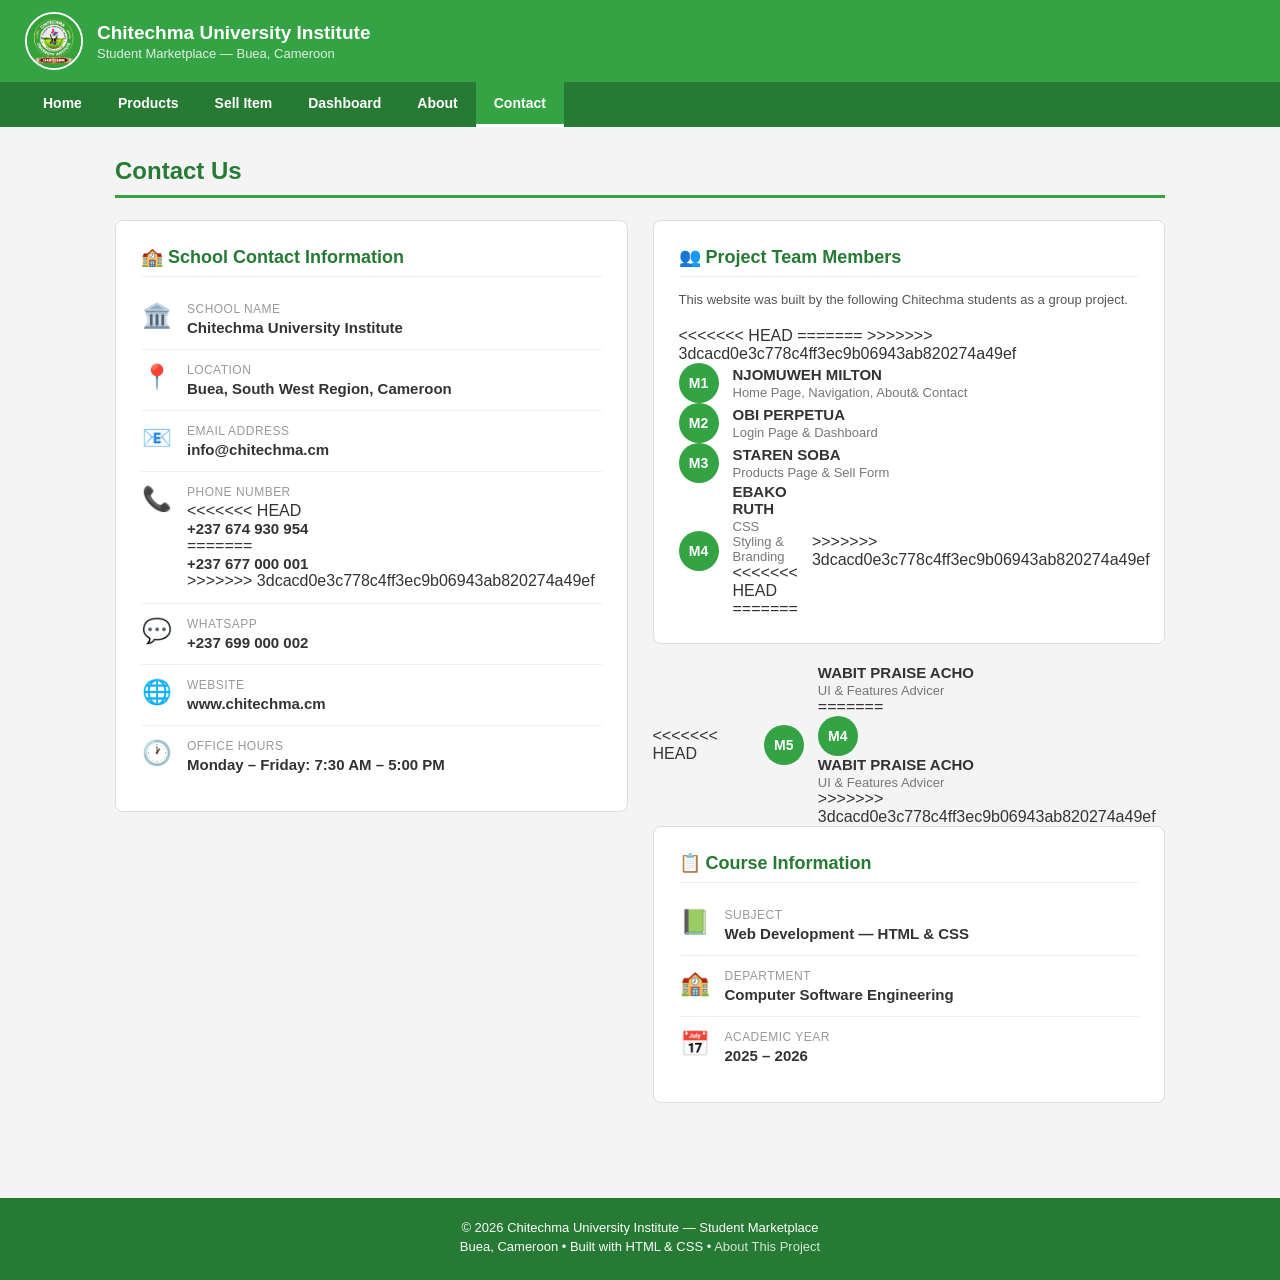
<file: contact.html>
<!doctype html>
<html lang="en">
  <head>
    <meta charset="UTF-8" />
    <meta name="viewport" content="width=device-width, initial-scale=1.0" />
    <title>Chitechma Marketplace — Contact</title>
    <link rel="stylesheet" href="style.css" />
  </head>
  <body>
    <!-- HEADER -->
    <div class="header">
      <div class="header-left">
        <img src="images/logo.png" alt="Chitechma Logo" class="header-logo" />
        <div>
          <div class="header-title">Chitechma University Institute</div>
          <div class="header-subtitle">
            Student Marketplace &mdash; Buea, Cameroon
          </div>
        </div>
      </div>
    </div>

    <!-- NAVIGATION BAR -->
    <nav>
      <ul>
        <li><a href="index.html">Home</a></li>
        <li><a href="products.html">Products</a></li>
        <li><a href="sell.html">Sell Item</a></li>
        <li><a href="dashboard.html">Dashboard</a></li>
        <li><a href="about.html">About</a></li>
        <li><a href="contact.html" class="active">Contact</a></li>
      </ul>
    </nav>

    <!-- CONTACT PAGE CONTENT -->
    <div class="main-content">
      <h1 class="page-title">Contact Us</h1>

      <div style="display: flex; flex-wrap: wrap; gap: 25px">
        <!-- LEFT COLUMN: School Contact Info -->
        <div style="flex: 1; min-width: 260px">
          <div class="info-section">
            <h2>🏫 School Contact Information</h2>

            <div class="contact-item">
              <div class="contact-icon">🏛️</div>
              <div>
                <div class="contact-label">School Name</div>
                <div class="contact-value">Chitechma University Institute</div>
              </div>
            </div>

            <div class="contact-item">
              <div class="contact-icon">📍</div>
              <div>
                <div class="contact-label">Location</div>
                <div class="contact-value">
                  Buea, South West Region, Cameroon
                </div>
              </div>
            </div>

            <div class="contact-item">
              <div class="contact-icon">📧</div>
              <div>
                <div class="contact-label">Email Address</div>
                <div class="contact-value">info@chitechma.cm</div>
              </div>
            </div>

            <div class="contact-item">
              <div class="contact-icon">📞</div>
              <div>
                <div class="contact-label">Phone Number</div>
<<<<<<< HEAD
                <div class="contact-value">+237 674 930 954</div>
=======
                <div class="contact-value">+237 677 000 001</div>
>>>>>>> 3dcacd0e3c778c4ff3ec9b06943ab820274a49ef
              </div>
            </div>

            <div class="contact-item">
              <div class="contact-icon">💬</div>
              <div>
                <div class="contact-label">WhatsApp</div>
                <div class="contact-value">+237 699 000 002</div>
              </div>
            </div>

            <div class="contact-item">
              <div class="contact-icon">🌐</div>
              <div>
                <div class="contact-label">Website</div>
                <div class="contact-value">www.chitechma.cm</div>
              </div>
            </div>

            <div class="contact-item" style="border-bottom: none">
              <div class="contact-icon">🕐</div>
              <div>
                <div class="contact-label">Office Hours</div>
                <div class="contact-value">
                  Monday – Friday: 7:30 AM – 5:00 PM
                </div>
              </div>
            </div>
          </div>
        </div>

        <!-- RIGHT COLUMN: Project Team -->
        <div style="flex: 1; min-width: 260px">
          <div class="info-section">
            <h2>👥 Project Team Members</h2>
            <p style="margin-bottom: 16px; font-size: 13px">
              This website was built by the following Chitechma students as a
              group project.
            </p>

<<<<<<< HEAD
            <!-- NAMES OF GROUP MEMBERS -->
=======
            <!-- REPLACE THESE NAMES WITH YOUR ACTUAL GROUP MEMBERS -->
>>>>>>> 3dcacd0e3c778c4ff3ec9b06943ab820274a49ef

            <div class="team-member">
              <div class="team-avatar">M1</div>
              <div>
                <div class="team-name">NJOMUWEH MILTON</div>
                <div class="team-role">
                  Home Page, Navigation, About&amp; Contact
                </div>
              </div>
            </div>

            <div class="team-member">
              <div class="team-avatar">M2</div>
              <div>
                <div class="team-name">OBI PERPETUA</div>
                <div class="team-role">Login Page &amp; Dashboard</div>
              </div>
            </div>

            <div class="team-member">
              <div class="team-avatar">M3</div>
              <div>
                <div class="team-name">STAREN SOBA</div>
                <div class="team-role">Products Page &amp; Sell Form</div>
              </div>
            </div>

            <div class="team-member">
              <div class="team-avatar">M4</div>
              <div>
                <div class="team-name">EBAKO RUTH</div>
                <div class="team-role">CSS Styling &amp; Branding</div>
<<<<<<< HEAD
=======
              </div>
>>>>>>> 3dcacd0e3c778c4ff3ec9b06943ab820274a49ef
            </div>
          </div>

          <div class="team-member">
<<<<<<< HEAD
            <div class="team-avatar">M5</div>
            <div>
              <div class="team-name">WABIT PRAISE ACHO</div>
              <div class="team-role">UI &amp; Features Advicer</div>
=======
              <div class="team-avatar">M4</div>
              <div>
                <div class="team-name">WABIT PRAISE ACHO</div>
                <div class="team-role">UI &amp; Features Advicer </div>
              </div>
>>>>>>> 3dcacd0e3c778c4ff3ec9b06943ab820274a49ef
            </div>
          </div>

          <!-- Course Info -->
          <div class="info-section">
            <h2>📋 Course Information</h2>
            <div class="contact-item">
              <div class="contact-icon">📗</div>
              <div>
                <div class="contact-label">Subject</div>
                <div class="contact-value">
                  Web Development &mdash; HTML &amp; CSS
                </div>
              </div>
            </div>
            <div class="contact-item">
              <div class="contact-icon">🏫</div>
              <div>
                <div class="contact-label">Department</div>
                <div class="contact-value">Computer Software Engineering</div>
              </div>
            </div>
            <div class="contact-item" style="border-bottom: none">
              <div class="contact-icon">📅</div>
              <div>
                <div class="contact-label">Academic Year</div>
                <div class="contact-value">2025 &ndash; 2026</div>
              </div>
            </div>
          </div>
        </div>
      </div>
    </div>

    <!-- FOOTER -->
    <footer>
      <p>
        &copy; 2026 Chitechma University Institute &mdash; Student Marketplace
      </p>
      <p>
        Buea, Cameroon &bull; Built with HTML &amp; CSS &bull;
        <a href="about.html">About This Project</a>
      </p>
    </footer>
  </body>
</html>
</file>
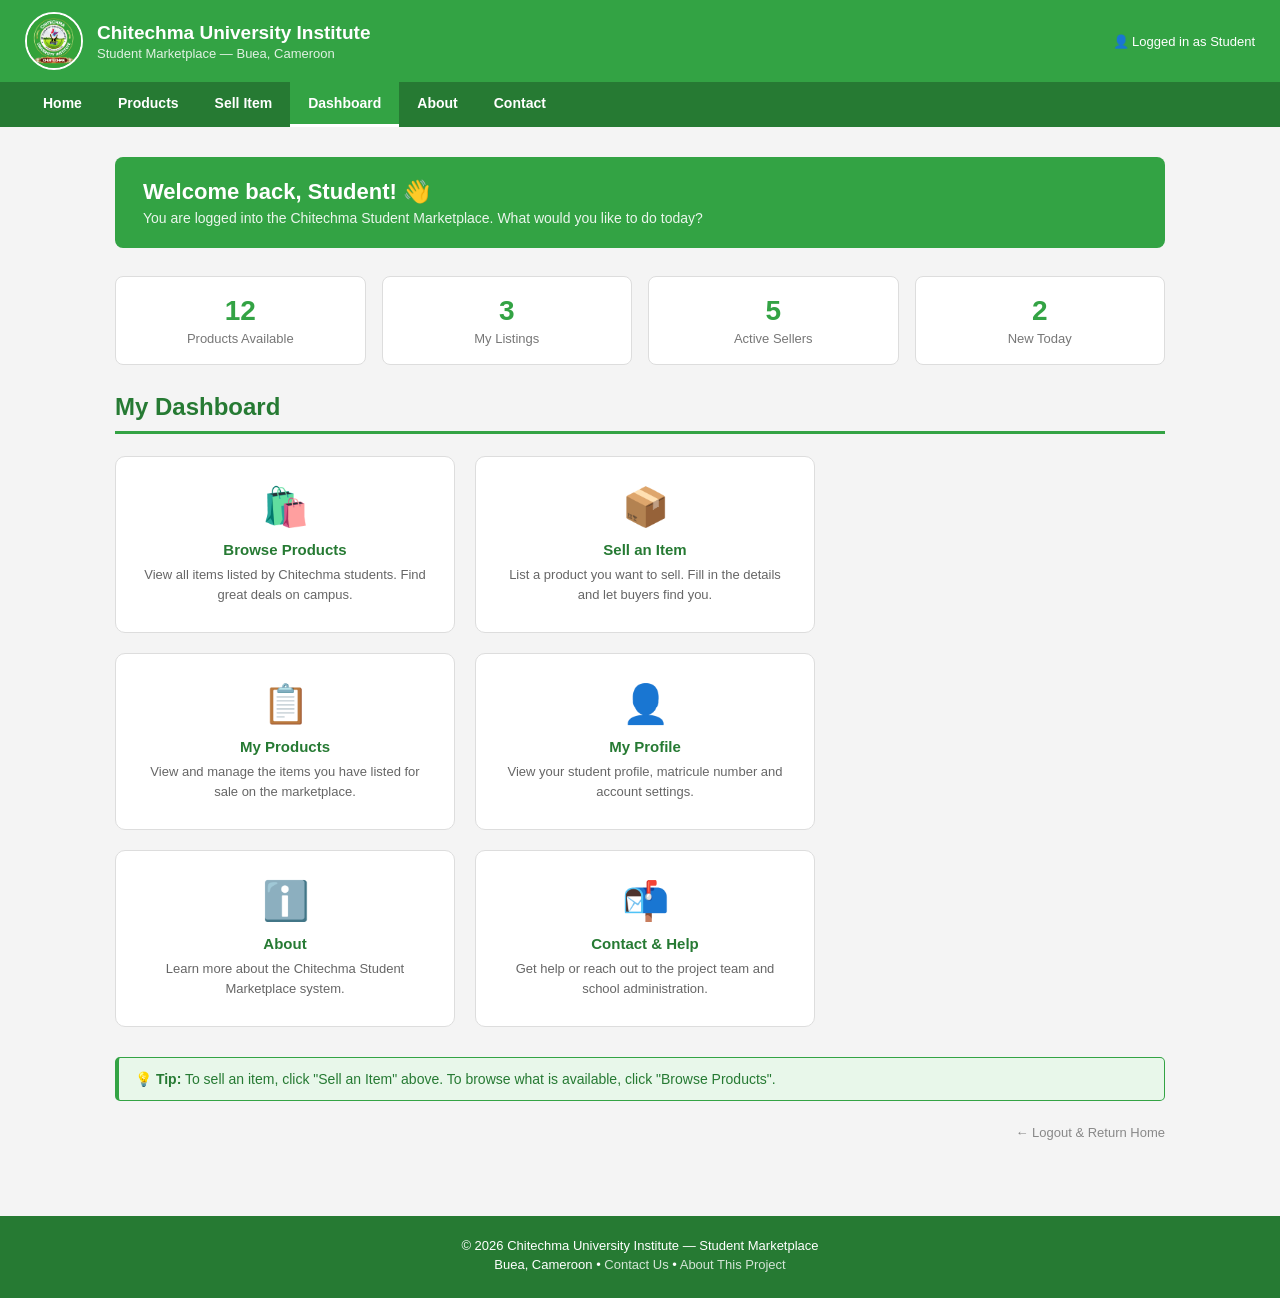
<file: dashboard.html>
<!doctype html>
<html lang="en">
  <head>
    <meta charset="UTF-8" />
    <meta name="viewport" content="width=device-width, initial-scale=1.0" />
    <title>Chitechma Marketplace — Dashboard</title>
    <link rel="stylesheet" href="style.css" />
  </head>
  <body>
    <!-- HEADER -->
    <div class="header">
      <div class="header-left">
        <img src="images/logo.png" alt="Chitechma Logo" class="header-logo" />
        <div>
          <div class="header-title">Chitechma University Institute</div>
          <div class="header-subtitle">
            Student Marketplace &mdash; Buea, Cameroon
          </div>
        </div>
      </div>
      <div class="header-right">👤 Logged in as Student</div>
    </div>

    <!-- NAVIGATION BAR -->
    <nav>
      <ul>
        <li><a href="index.html">Home</a></li>
        <li><a href="products.html">Products</a></li>
        <li><a href="sell.html">Sell Item</a></li>
        <li><a href="dashboard.html" class="active">Dashboard</a></li>
        <li><a href="about.html">About</a></li>
        <li><a href="contact.html">Contact</a></li>
      </ul>
    </nav>

    <!-- DASHBOARD CONTENT -->
    <div class="main-content">
      <!-- Welcome Banner -->
      <div class="welcome-banner">
        <h2>Welcome back, Student! 👋</h2>
        <p>
          You are logged into the Chitechma Student Marketplace. What would you
          like to do today?
        </p>
      </div>

      <!-- Quick Stats -->
      <div class="dashboard-stats">
        <div class="stat-box">
          <div class="stat-number">12</div>
          <div class="stat-label">Products Available</div>
        </div>
        <div class="stat-box">
          <div class="stat-number">3</div>
          <div class="stat-label">My Listings</div>
        </div>
        <div class="stat-box">
          <div class="stat-number">5</div>
          <div class="stat-label">Active Sellers</div>
        </div>
        <div class="stat-box">
          <div class="stat-number">2</div>
          <div class="stat-label">New Today</div>
        </div>
      </div>

      <!-- Dashboard Navigation Cards -->
      <h2 class="page-title">My Dashboard</h2>

      <div class="dashboard-grid">
        <!-- Browse Products Card -->
        <a href="products.html" class="dash-card">
          <div class="dash-icon">🛍️</div>
          <div class="dash-card-title">Browse Products</div>
          <div class="dash-card-desc">
            View all items listed by Chitechma students. Find great deals on
            campus.
          </div>
        </a>

        <!-- Sell Item Card -->
        <a href="sell.html" class="dash-card">
          <div class="dash-icon">📦</div>
          <div class="dash-card-title">Sell an Item</div>
          <div class="dash-card-desc">
            List a product you want to sell. Fill in the details and let buyers
            find you.
          </div>
        </a>

        <!-- My Products Card -->
        <a href="products.html" class="dash-card">
          <div class="dash-icon">📋</div>
          <div class="dash-card-title">My Products</div>
          <div class="dash-card-desc">
            View and manage the items you have listed for sale on the
            marketplace.
          </div>
        </a>

        <!-- Profile Card -->
        <a href="login.html" class="dash-card">
          <div class="dash-icon">👤</div>
          <div class="dash-card-title">My Profile</div>
          <div class="dash-card-desc">
            View your student profile, matricule number and account settings.
          </div>
        </a>

        <!-- About Card -->
        <a href="about.html" class="dash-card">
          <div class="dash-icon">ℹ️</div>
          <div class="dash-card-title">About</div>
          <div class="dash-card-desc">
            Learn more about the Chitechma Student Marketplace system.
          </div>
        </a>

        <!-- Contact Card -->
        <a href="contact.html" class="dash-card">
          <div class="dash-icon">📬</div>
          <div class="dash-card-title">Contact &amp; Help</div>
          <div class="dash-card-desc">
            Get help or reach out to the project team and school administration.
          </div>
        </a>
      </div>

      <!-- Notice -->
      <div class="notice" style="margin-top: 30px">
        💡 <strong>Tip:</strong> To sell an item, click "Sell an Item" above. To
        browse what is available, click "Browse Products".
      </div>

      <!-- Logout link -->
      <div style="text-align: right; margin-top: 10px">
        <a
          href="index.html"
          style="color: #888; font-size: 13px; text-decoration: none"
        >
          &larr; Logout &amp; Return Home
        </a>
      </div>
    </div>

    <!-- FOOTER -->
    <footer>
      <p>
        &copy; 2026 Chitechma University Institute &mdash; Student Marketplace
      </p>
      <p>
        Buea, Cameroon &bull; <a href="contact.html">Contact Us</a> &bull;
        <a href="about.html">About This Project</a>
      </p>
    </footer>
  </body>
</html>
</file>
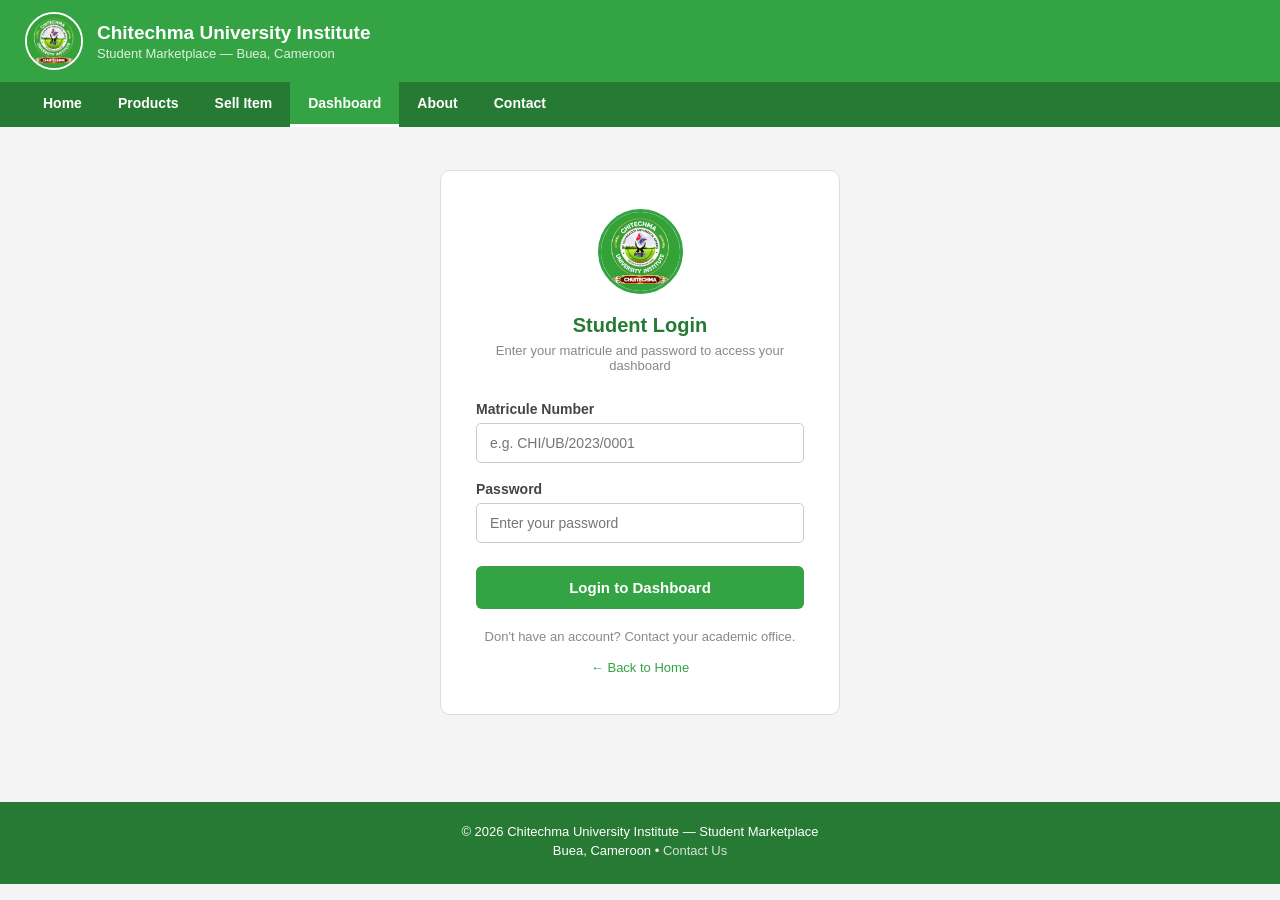
<file: login.html>
<!doctype html>
<html lang="en">
  <head>
    <meta charset="UTF-8" />
    <meta name="viewport" content="width=device-width, initial-scale=1.0" />
    <title>Chitechma Marketplace — Login</title>
    <link rel="stylesheet" href="style.css" />
  </head>
  <body>
    <!-- HEADER -->
    <div class="header">
      <div class="header-left">
        <img src="images/logo.png" alt="Chitechma Logo" class="header-logo" />
        <div>
          <div class="header-title">Chitechma University Institute</div>
          <div class="header-subtitle">
            Student Marketplace &mdash; Buea, Cameroon
          </div>
        </div>
      </div>
    </div>

    <!-- NAVIGATION BAR -->
    <nav>
      <ul>
        <li><a href="index.html">Home</a></li>
        <li><a href="products.html">Products</a></li>
        <li><a href="sell.html">Sell Item</a></li>
        <li><a href="dashboard.html" class="active">Dashboard</a></li>
        <li><a href="about.html">About</a></li>
        <li><a href="contact.html">Contact</a></li>
      </ul>
    </nav>

    <!--LOGIN FORM -->
    <div class="login-page-bg">
      <div class="login-container">
        <!-- Logo -->
        <img src="images/logo.png" alt="Chitechma Logo" class="login-logo" />

        <!-- Title -->
        <div class="login-title">Student Login</div>
        <div class="login-subtitle">
          Enter your matricule and password to access your dashboard
        </div>

        <!-- Login Form — action links to dashboard.html on submit-->
        <form action="dashboard.html" method="get">
          <div class="form-group">
            <label for="matricule">Matricule Number</label>
            <input
              type="text"
              id="matricule"
              name="matricule"
              placeholder="e.g. CHI/UB/2023/0001"
              required
            />
          </div>

          <div class="form-group">
            <label for="password">Password</label>
            <input
              type="password"
              id="password"
              name="password"
              placeholder="Enter your password"
              required
            />
          </div>

          <button type="submit" class="form-submit">Login to Dashboard</button>
        </form>

        <!-- Notice -->
        <p style="margin-top: 20px; font-size: 13px; color: #888">
          Don't have an account? Contact your academic office.
        </p>

        <p style="margin-top: 14px">
          <a
            href="index.html"
            style="color: #33a344; font-size: 13px; text-decoration: none"
          >
            &larr; Back to Home
          </a>
        </p>
      </div>
    </div>

    <!--  FOOTER -->
    <footer>
      <p>
        &copy; 2026 Chitechma University Institute &mdash; Student Marketplace
      </p>
      <p>Buea, Cameroon &bull; <a href="contact.html">Contact Us</a></p>
    </footer>
  </body>
</html>
</file>
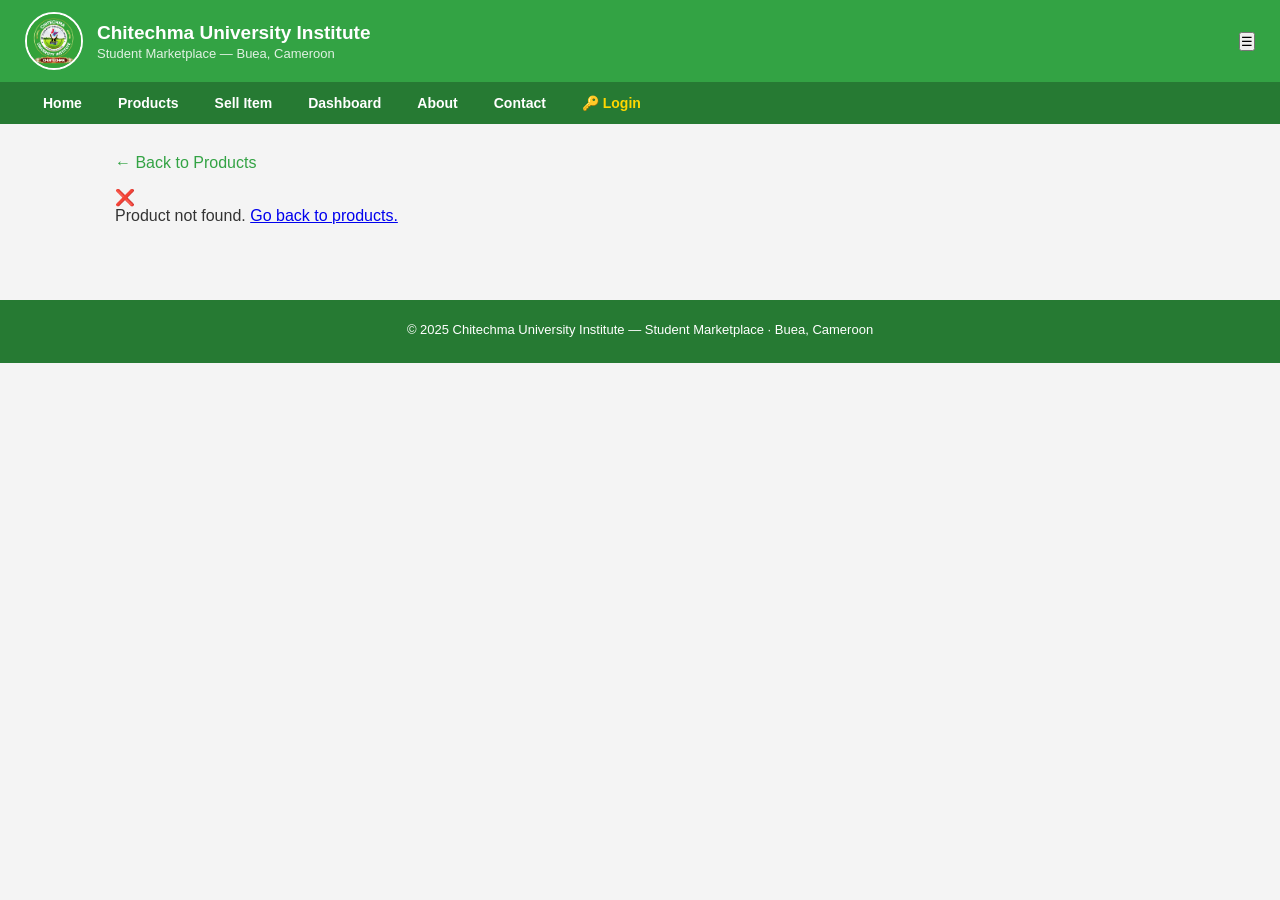
<file: product-contact.html>
<!doctype html>
<html lang="en">
  <head>
    <meta charset="UTF-8" />
    <meta name="viewport" content="width=device-width, initial-scale=1.0" />
    <title>Chitechma Marketplace — Contact Seller</title>
    <link rel="stylesheet" href="style.css" />
  </head>
  <body>
    <div class="header">
      <div class="header-left">
        <img src="images/logo.png" alt="Chitechma Logo" class="header-logo" />
        <div>
          <div class="header-title">Chitechma University Institute</div>
          <div class="header-subtitle">
            Student Marketplace — Buea, Cameroon
          </div>
        </div>
      </div>
      <button class="nav-toggle" onclick="toggleMobileNav()">☰</button>
    </div>
    <nav>
      <ul id="nav-links">
        <li><a href="index.html">Home</a></li>
        <li><a href="products.html">Products</a></li>
        <li><a href="sell.html">Sell Item</a></li>
        <li><a href="dashboard.html">Dashboard</a></li>
        <li><a href="about.html">About</a></li>
        <li><a href="contact.html">Contact</a></li>
        <li id="nav-extra"></li>
      </ul>
    </nav>

    <div class="main-content">
      <p style="margin-bottom: 16px">
        <a href="products.html" style="color: #33a344; text-decoration: none"
          >← Back to Products</a
        >
      </p>
      <div id="alert-box"></div>
      <div id="page-content">
        <div class="empty-state">
          <div class="empty-icon">⏳</div>
          <p>Loading...</p>
        </div>
      </div>
    </div>

    <footer>
      <p>
        © 2025 Chitechma University Institute — Student Marketplace · Buea,
        Cameroon
      </p>
    </footer>

    <script src="app.js"></script>
    <script>
      document.addEventListener("DOMContentLoaded", function () {
        var id = parseInt(getParam("id"));
        if (!id) {
          showError();
          return;
        }

        var p = DB.getProductById(id);
        if (!p) {
          showError();
          return;
        }

        var imgHtml = p.image
          ? '<img src="' +
            p.image +
            '" alt="' +
            escHtml(p.name) +
            '" style="width:100%;max-height:280px;object-fit:cover;border-radius:8px;margin-bottom:16px;">'
          : '<div class="product-img" style="background:' +
            (p.color || "#33A344") +
            ';border-radius:8px;height:180px;font-size:60px;margin-bottom:16px;">' +
            (p.emoji || "📦") +
            "</div>";

        var content =
          '<div class="two-col">' +
          '<div class="col-main">' +
          '<h1 class="page-title">' +
          escHtml(p.name) +
          "</h1>" +
          imgHtml +
          '<div class="info-section">' +
          "<h2>📋 Product Details</h2>" +
          '<p><strong>Price:</strong> <span style="color:#33A344;font-size:18px;font-weight:bold;">' +
          formatPrice(p.price) +
          "</span></p>" +
          "<p><strong>Category:</strong> " +
          escHtml(p.category) +
          "</p>" +
          '<p><strong>Condition:</strong> <span class="condition-badge">' +
          (CONDITIONS[p.condition] || p.condition) +
          "</span></p>" +
          "<p><strong>Listed on:</strong> " +
          formatDate(p.date) +
          "</p>" +
          '<p style="margin-top:12px;"><strong>Description:</strong></p>' +
          '<p style="background:#f9f9f9;border:1px solid #eee;border-radius:5px;padding:14px;margin-top:6px;line-height:1.7;">' +
          escHtml(p.description) +
          "</p>" +
          "</div></div>" +
          '<div class="col-side">' +
          '<div class="info-section">' +
          "<h2>👤 Seller Information</h2>" +
          '<div class="seller-card" style="flex-direction:column;padding:20px;">' +
          '<div style="display:flex;align-items:center;gap:14px;margin-bottom:16px;">' +
          '<div class="seller-avatar">' +
          escHtml(p.sellerName.charAt(0).toUpperCase()) +
          "</div>" +
          '<div><div style="font-size:18px;font-weight:bold;color:#267A33;">' +
          escHtml(p.sellerName) +
          "</div>" +
          '<div style="font-size:13px;color:#888;">Chitechma Student</div></div></div>' +
          '<p style="font-size:13px;color:#555;margin-bottom:16px;">Contact this seller directly using the options below:</p>' +
          '<a href="tel:' +
          escHtml(p.sellerPhone) +
          '" class="contact-method">' +
          '<div class="cm-icon">📞</div>' +
          '<div><div class="cm-label">Phone / WhatsApp</div>' +
          '<div class="cm-value">' +
          escHtml(p.sellerPhone) +
          "</div></div></a>" +
          (p.sellerEmail
            ? '<a href="mailto:' +
              escHtml(p.sellerEmail) +
              '" class="contact-method">' +
              '<div class="cm-icon">📧</div>' +
              '<div><div class="cm-label">Email Address</div>' +
              '<div class="cm-value">' +
              escHtml(p.sellerEmail) +
              "</div></div></a>"
            : "") +
          '<a href="https://wa.me/237' +
          p.sellerPhone.replace(/\s/g, "") +
          '" target="_blank" class="contact-method">' +
          '<div class="cm-icon">💬</div>' +
          '<div><div class="cm-label">WhatsApp</div>' +
          '<div class="cm-value">Chat on WhatsApp</div></div></a>' +
          "</div></div>" +
          '<div class="info-section">' +
          "<h2>✉️ Send a Message</h2>" +
          '<p style="font-size:13px;color:#555;margin-bottom:14px;">Send the seller a message and they will see it in their dashboard.</p>' +
          '<div class="form-group">' +
          "<label>Your Name</label>" +
          '<input type="text" id="msg-name" placeholder="Your name">' +
          "</div>" +
          '<div class="form-group">' +
          "<label>Message</label>" +
          '<textarea id="msg-text" placeholder="e.g. Hi, I am interested in this item. Is it still available?"></textarea>' +
          "</div>" +
          '<button class="form-submit" onclick="sendMessage(' +
          p.id +
          "," +
          (p.sellerId || 0) +
          ')">📩 Send Message</button>' +
          "</div>" +
          "</div></div>";

        document.getElementById("page-content").innerHTML = content;

        // Pre-fill name if logged in
        var u = Auth.getUser();
        if (u) {
          var nameInput = document.getElementById("msg-name");
          if (nameInput) nameInput.value = u.name;
        }
      });

      function sendMessage(productId, sellerId) {
        var name = document.getElementById("msg-name").value.trim();
        var text = document.getElementById("msg-text").value.trim();
        if (!name || !text) {
          showAlert("Please enter your name and a message.", "error");
          return;
        }
        if (!sellerId) {
          showAlert("Cannot find seller info.", "error");
          return;
        }

        var user = Auth.getUser();
        DB.addMessage({
          id: uid(),
          fromId: user ? user.id : 0,
          fromName: name,
          toId: sellerId,
          productId: productId,
          text: text,
          date: new Date().toISOString(),
          read: false,
        });
        showAlert(
          "Message sent! The seller will see it in their dashboard.",
          "success",
        );
        document.getElementById("msg-text").value = "";
      }

      function showError() {
        document.getElementById("page-content").innerHTML =
          '<div class="empty-state"><div class="empty-icon">❌</div><p>Product not found. <a href="products.html">Go back to products.</a></p></div>';
      }
    </script>
  </body>
</html>
</file>
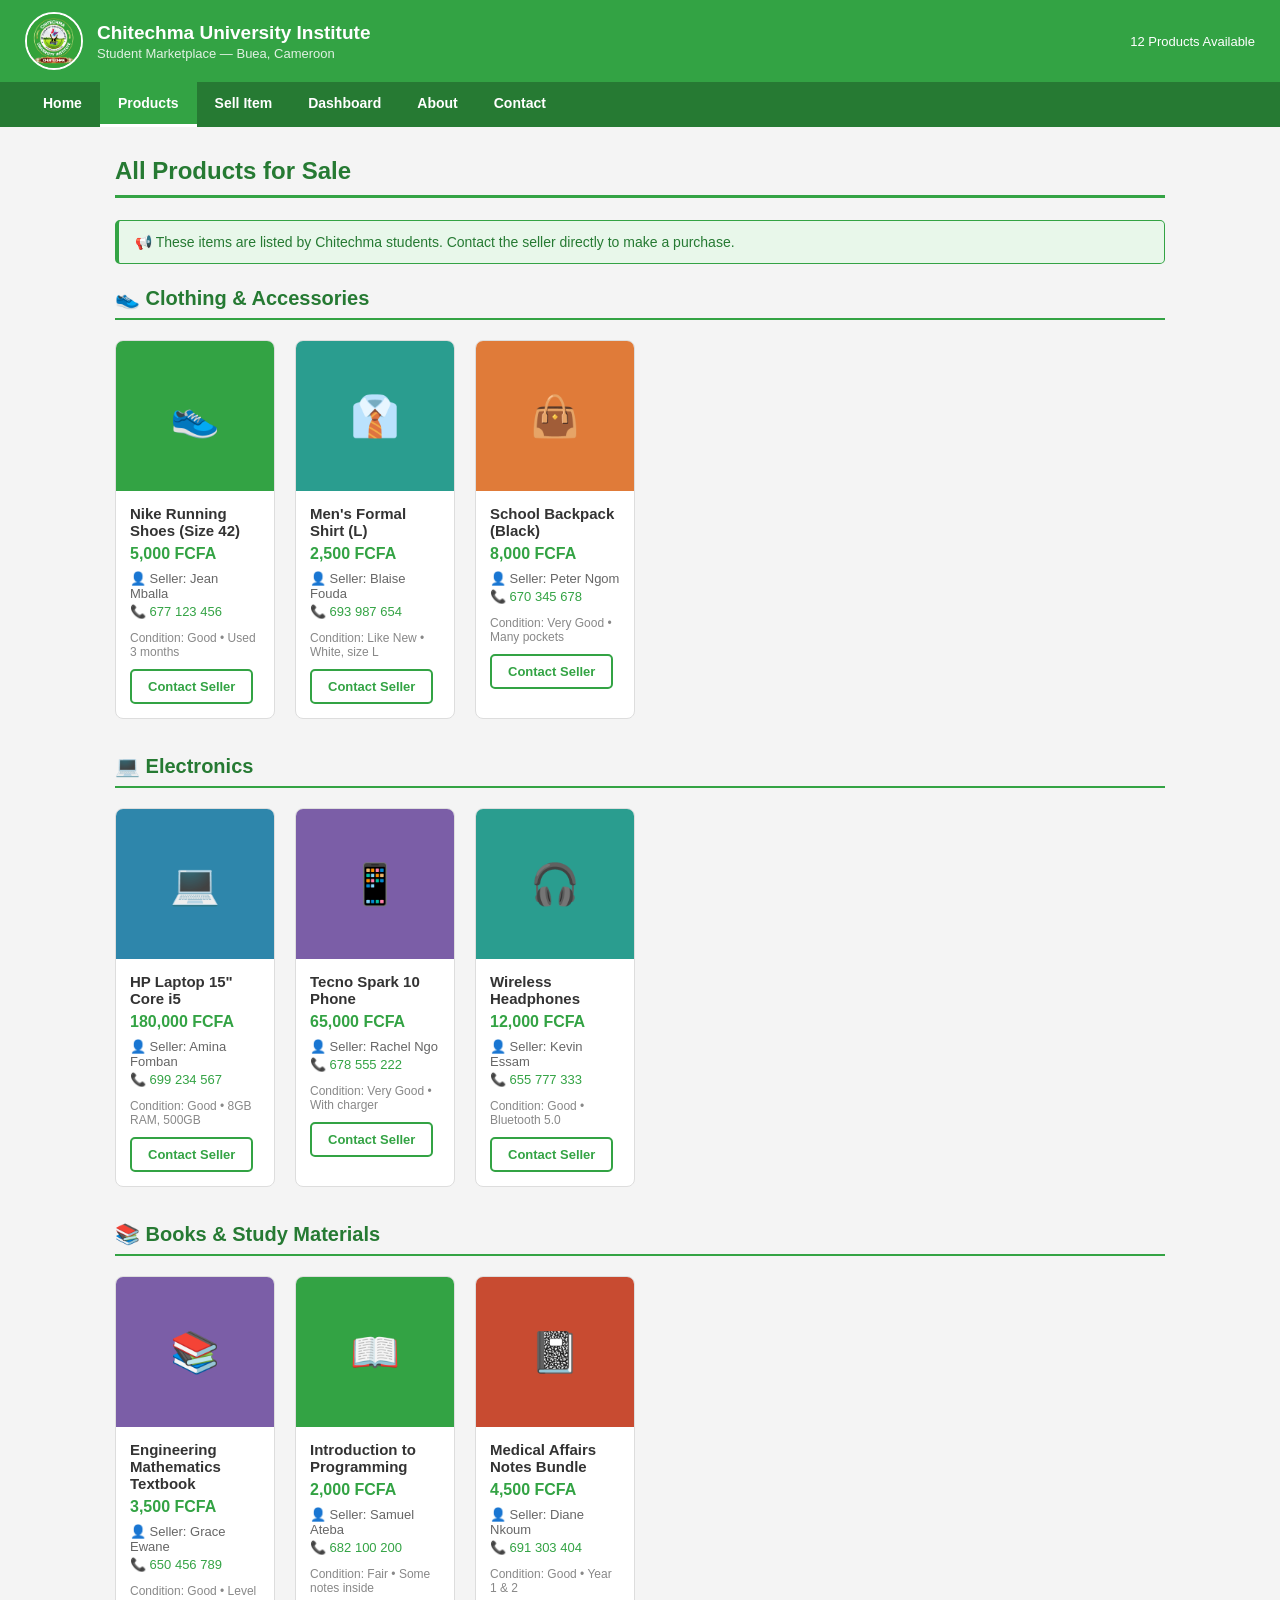
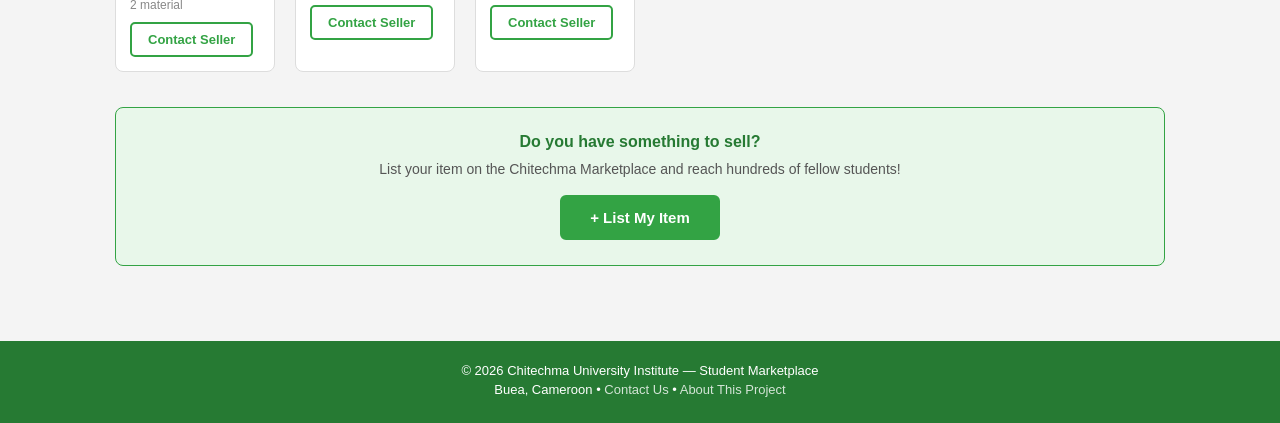
<file: products.html>
<!DOCTYPE html>
<html lang="en">
<head>
    <meta charset="UTF-8">
    <meta name="viewport" content="width=device-width, initial-scale=1.0">
    <title>Chitechma Marketplace — Products</title>
    <link rel="stylesheet" href="style.css">
</head>
<body>

    <!-- HEADER -->
    <div class="header">
        <div class="header-left">
            <img src="images/logo.png" alt="Chitechma Logo" class="header-logo">
            <div>
                <div class="header-title">Chitechma University Institute</div>
                <div class="header-subtitle">Student Marketplace &mdash; Buea, Cameroon</div>
            </div>
        </div>
        <div class="header-right">
            12 Products Available
        </div>
    </div>

    <!-- NAVIGATION BAR -->
    <nav>
        <ul>
            <li><a href="index.html">Home</a></li>
            <li><a href="products.html" class="active">Products</a></li>
            <li><a href="sell.html">Sell Item</a></li>
            <li><a href="dashboard.html">Dashboard</a></li>
            <li><a href="about.html">About</a></li>
            <li><a href="contact.html">Contact</a></li>
        </ul>
    </nav>

    <!-- PRODUCTS PAGE CONTENT -->
    <div class="main-content">

        <h1 class="page-title">All Products for Sale</h1>

        <!-- Notice -->
        <div class="notice">
            📢 These items are listed by Chitechma students. Contact the seller directly to make a purchase.
        </div>

        <!-- CATEGORY: Clothing & Accessories -->
        <h2 class="section-heading">👟 Clothing &amp; Accessories</h2>
        <div class="products-grid" style="margin-bottom: 35px;">

            <div class="product-card">
                <div class="product-img green">👟</div>
                <div class="product-card-body">
                    <div class="product-name">Nike Running Shoes (Size 42)</div>
                    <div class="product-price">5,000 FCFA</div>
                    <div class="product-seller">👤 Seller: Jean Mballa</div>
                    <div class="product-contact">📞 677 123 456</div>
                    <div style="font-size:12px; color:#888; margin-bottom:10px;">Condition: Good &bull; Used 3 months</div>
                    <a href="sell.html" class="btn">Contact Seller</a>
                </div>
            </div>

            <div class="product-card">
                <div class="product-img teal">👔</div>
                <div class="product-card-body">
                    <div class="product-name">Men's Formal Shirt (L)</div>
                    <div class="product-price">2,500 FCFA</div>
                    <div class="product-seller">👤 Seller: Blaise Fouda</div>
                    <div class="product-contact">📞 693 987 654</div>
                    <div style="font-size:12px; color:#888; margin-bottom:10px;">Condition: Like New &bull; White, size L</div>
                    <a href="sell.html" class="btn">Contact Seller</a>
                </div>
            </div>

            <div class="product-card">
                <div class="product-img orange">👜</div>
                <div class="product-card-body">
                    <div class="product-name">School Backpack (Black)</div>
                    <div class="product-price">8,000 FCFA</div>
                    <div class="product-seller">👤 Seller: Peter Ngom</div>
                    <div class="product-contact">📞 670 345 678</div>
                    <div style="font-size:12px; color:#888; margin-bottom:10px;">Condition: Very Good &bull; Many pockets</div>
                    <a href="sell.html" class="btn">Contact Seller</a>
                </div>
            </div>

        </div>

        <!-- CATEGORY: Electronics -->
        <h2 class="section-heading">💻 Electronics</h2>
        <div class="products-grid" style="margin-bottom: 35px;">

            <div class="product-card">
                <div class="product-img blue">💻</div>
                <div class="product-card-body">
                    <div class="product-name">HP Laptop 15&quot; Core i5</div>
                    <div class="product-price">180,000 FCFA</div>
                    <div class="product-seller">👤 Seller: Amina Fomban</div>
                    <div class="product-contact">📞 699 234 567</div>
                    <div style="font-size:12px; color:#888; margin-bottom:10px;">Condition: Good &bull; 8GB RAM, 500GB</div>
                    <a href="sell.html" class="btn">Contact Seller</a>
                </div>
            </div>

            <div class="product-card">
                <div class="product-img purple">📱</div>
                <div class="product-card-body">
                    <div class="product-name">Tecno Spark 10 Phone</div>
                    <div class="product-price">65,000 FCFA</div>
                    <div class="product-seller">👤 Seller: Rachel Ngo</div>
                    <div class="product-contact">📞 678 555 222</div>
                    <div style="font-size:12px; color:#888; margin-bottom:10px;">Condition: Very Good &bull; With charger</div>
                    <a href="sell.html" class="btn">Contact Seller</a>
                </div>
            </div>

            <div class="product-card">
                <div class="product-img teal">🎧</div>
                <div class="product-card-body">
                    <div class="product-name">Wireless Headphones</div>
                    <div class="product-price">12,000 FCFA</div>
                    <div class="product-seller">👤 Seller: Kevin Essam</div>
                    <div class="product-contact">📞 655 777 333</div>
                    <div style="font-size:12px; color:#888; margin-bottom:10px;">Condition: Good &bull; Bluetooth 5.0</div>
                    <a href="sell.html" class="btn">Contact Seller</a>
                </div>
            </div>

        </div>

        <!-- CATEGORY: Books & Study Material -->
        <h2 class="section-heading">📚 Books &amp; Study Materials</h2>
        <div class="products-grid" style="margin-bottom: 35px;">

            <div class="product-card">
                <div class="product-img purple">📚</div>
                <div class="product-card-body">
                    <div class="product-name">Engineering Mathematics Textbook</div>
                    <div class="product-price">3,500 FCFA</div>
                    <div class="product-seller">👤 Seller: Grace Ewane</div>
                    <div class="product-contact">📞 650 456 789</div>
                    <div style="font-size:12px; color:#888; margin-bottom:10px;">Condition: Good &bull; Level 2 material</div>
                    <a href="sell.html" class="btn">Contact Seller</a>
                </div>
            </div>

            <div class="product-card">
                <div class="product-img green">📖</div>
                <div class="product-card-body">
                    <div class="product-name">Introduction to Programming</div>
                    <div class="product-price">2,000 FCFA</div>
                    <div class="product-seller">👤 Seller: Samuel Ateba</div>
                    <div class="product-contact">📞 682 100 200</div>
                    <div style="font-size:12px; color:#888; margin-bottom:10px;">Condition: Fair &bull; Some notes inside</div>
                    <a href="sell.html" class="btn">Contact Seller</a>
                </div>
            </div>

            <div class="product-card">
                <div class="product-img red">📓</div>
                <div class="product-card-body">
                    <div class="product-name">Medical Affairs Notes Bundle</div>
                    <div class="product-price">4,500 FCFA</div>
                    <div class="product-seller">👤 Seller: Diane Nkoum</div>
                    <div class="product-contact">📞 691 303 404</div>
                    <div style="font-size:12px; color:#888; margin-bottom:10px;">Condition: Good &bull; Year 1 &amp; 2</div>
                    <a href="sell.html" class="btn">Contact Seller</a>
                </div>
            </div>

        </div>

        <!-- Sell CTA -->
        <div style="background-color: #E8F7EA; border: 1px solid #33A344; border-radius: 8px; padding: 25px; text-align: center; margin-top: 10px;">
            <p style="font-size: 16px; color: #267A33; font-weight: bold; margin-bottom: 10px;">
                Do you have something to sell?
            </p>
            <p style="font-size: 14px; color: #555; margin-bottom: 18px;">
                List your item on the Chitechma Marketplace and reach hundreds of fellow students!
            </p>
            <a href="sell.html" class="btn btn-green">+ List My Item</a>
        </div>

    </div>

    <!--FOOTER -->
    <footer>
        <p>&copy; 2026 Chitechma University Institute &mdash; Student Marketplace</p>
        <p>Buea, Cameroon &bull; <a href="contact.html">Contact Us</a> &bull; <a href="about.html">About This Project</a></p>
    </footer>

</body>
</html>
</file>
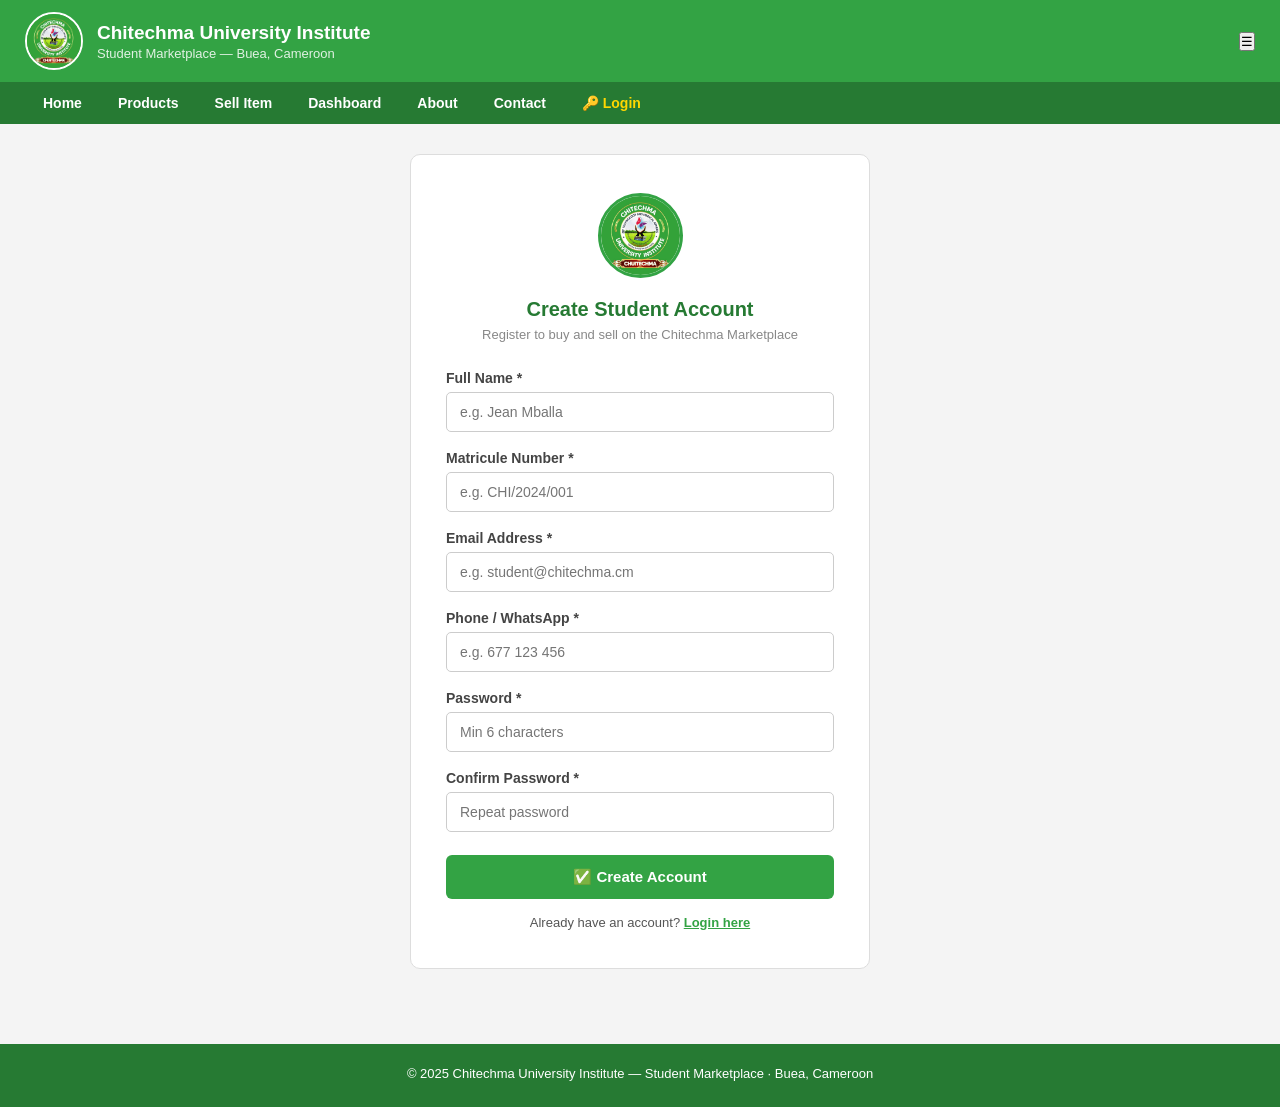
<file: register.html>
<!doctype html>
<html lang="en">
  <head>
    <meta charset="UTF-8" />
    <meta name="viewport" content="width=device-width, initial-scale=1.0" />
    <title>Chitechma Marketplace — Register</title>
    <link rel="stylesheet" href="style.css" />
  </head>
  <body>
    <div class="header">
      <div class="header-left">
        <img src="images/logo.png" alt="Chitechma Logo" class="header-logo" />
        <div>
          <div class="header-title">Chitechma University Institute</div>
          <div class="header-subtitle">
            Student Marketplace — Buea, Cameroon
          </div>
        </div>
      </div>
      <button class="nav-toggle" onclick="toggleMobileNav()">☰</button>
    </div>
    <nav>
      <ul id="nav-links">
        <li><a href="index.html">Home</a></li>
        <li><a href="products.html">Products</a></li>
        <li><a href="sell.html">Sell Item</a></li>
        <li><a href="dashboard.html">Dashboard</a></li>
        <li><a href="about.html">About</a></li>
        <li><a href="contact.html">Contact</a></li>
        <li id="nav-extra"></li>
      </ul>
    </nav>

    <div class="login-page-bg">
      <div class="login-container" style="max-width: 460px">
        <img src="images/logo.png" alt="Chitechma Logo" class="login-logo" />
        <div class="login-title">Create Student Account</div>
        <div class="login-subtitle">
          Register to buy and sell on the Chitechma Marketplace
        </div>

        <div id="alert-box"></div>

        <div class="form-row">
          <div class="form-group">
            <label for="name">Full Name *</label>
            <input type="text" id="name" placeholder="e.g. Jean Mballa" />
          </div>
          <div class="form-group">
            <label for="matricule">Matricule Number *</label>
            <input type="text" id="matricule" placeholder="e.g. CHI/2024/001" />
          </div>
        </div>
        <div class="form-group">
          <label for="email">Email Address *</label>
          <input
            type="email"
            id="email"
            placeholder="e.g. student@chitechma.cm"
          />
        </div>
        <div class="form-group">
          <label for="phone">Phone / WhatsApp *</label>
          <input type="tel" id="phone" placeholder="e.g. 677 123 456" />
        </div>
        <div class="form-row">
          <div class="form-group">
            <label for="password">Password *</label>
            <input
              type="password"
              id="password"
              placeholder="Min 6 characters"
            />
          </div>
          <div class="form-group">
            <label for="confirm">Confirm Password *</label>
            <input type="password" id="confirm" placeholder="Repeat password" />
          </div>
        </div>
        <button class="form-submit" onclick="doRegister()">
          ✅ Create Account
        </button>

        <p style="margin-top: 16px; font-size: 13px; color: #555">
          Already have an account?
          <a href="login.html" style="color: #33a344; font-weight: bold"
            >Login here</a
          >
        </p>
      </div>
    </div>

    <footer>
      <p>
        © 2025 Chitechma University Institute — Student Marketplace · Buea,
        Cameroon
      </p>
    </footer>

    <script src="app.js"></script>
    <script>
      function doRegister() {
        const name = document.getElementById("name").value.trim();
        const matricule = document.getElementById("matricule").value.trim();
        const email = document.getElementById("email").value.trim();
        const phone = document.getElementById("phone").value.trim();
        const password = document.getElementById("password").value;
        const confirm = document.getElementById("confirm").value;

        if (!name || !matricule || !email || !phone || !password) {
          showAlert("Please fill in all required fields.", "error");
          return;
        }
        if (password !== confirm) {
          showAlert("Passwords do not match.", "error");
          return;
        }

        const result = Auth.register({
          name,
          matricule,
          email,
          phone,
          password,
        });
        if (result.success) {
          showAlert("Account created! Redirecting to login...", "success");
          setTimeout(function () {
            window.location.href = "login.html";
          }, 1500);
        } else {
          showAlert(result.msg, "error");
        }
      }
    </script>
  </body>
</html>
</file>
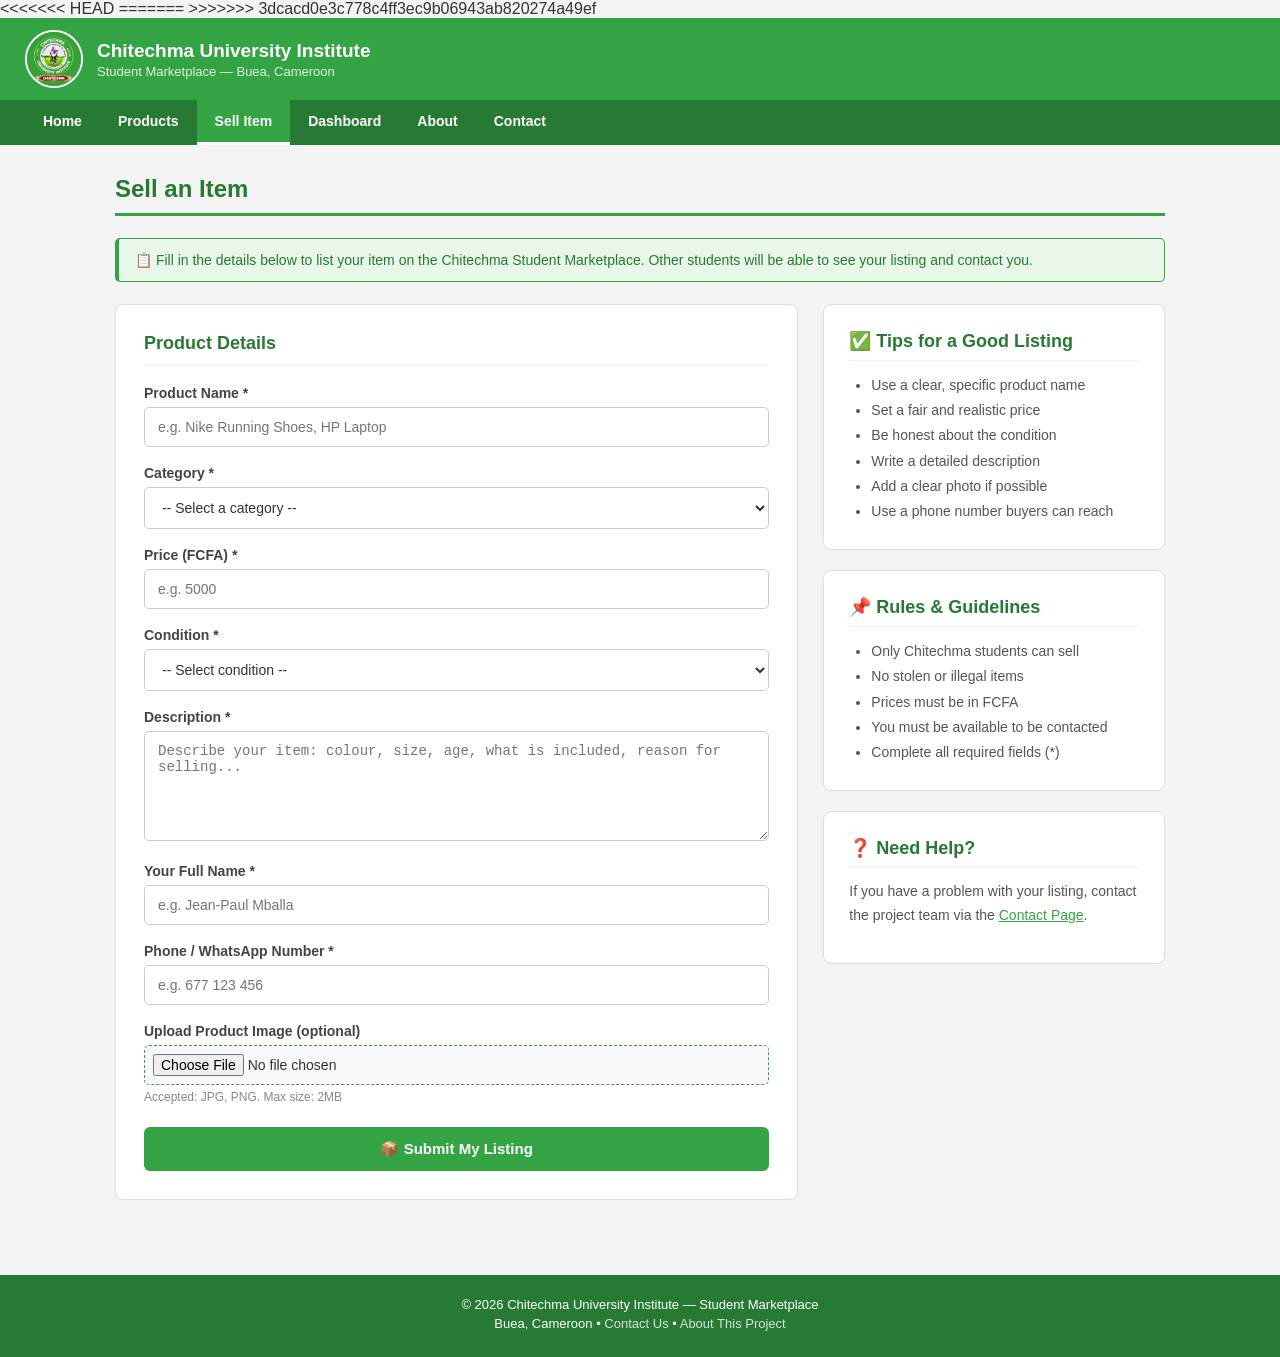
<file: sell.html>
<!doctype html>
<html lang="en">
  <head>
    <meta charset="UTF-8" />
    <meta name="viewport" content="width=device-width, initial-scale=1.0" />
    <title>Chitechma Marketplace — Sell an Item</title>
<<<<<<< HEAD
    <link rel="stylesheet" href="style.css" />
  </head>
  <body>
=======
    <link rel="stylesheet" href="style.css">
</head>
<body>

>>>>>>> 3dcacd0e3c778c4ff3ec9b06943ab820274a49ef
    <!-- HEADER -->
    <div class="header">
      <div class="header-left">
        <img src="images/logo.png" alt="Chitechma Logo" class="header-logo" />
        <div>
          <div class="header-title">Chitechma University Institute</div>
          <div class="header-subtitle">
            Student Marketplace &mdash; Buea, Cameroon
          </div>
        </div>
      </div>
    </div>

    <!-- NAVIGATION BAR -->
    <nav>
      <ul>
        <li><a href="index.html">Home</a></li>
        <li><a href="products.html">Products</a></li>
        <li><a href="sell.html" class="active">Sell Item</a></li>
        <li><a href="dashboard.html">Dashboard</a></li>
        <li><a href="about.html">About</a></li>
        <li><a href="contact.html">Contact</a></li>
      </ul>
    </nav>

    <!-- SELL FORM CONTENT -->
    <div class="main-content">
      <h1 class="page-title">Sell an Item</h1>

      <div class="notice">
        📋 Fill in the details below to list your item on the Chitechma Student
        Marketplace. Other students will be able to see your listing and contact
        you.
      </div>

      <!-- Two-column layout: Form on left, tips on right -->
      <div style="display: flex; flex-wrap: wrap; gap: 25px">
        <!-- FORM COLUMN -->
        <div style="flex: 2; min-width: 280px">
          <div
            style="
              background-color: white;
              border: 1px solid #ddd;
              border-radius: 8px;
              padding: 28px;
            "
          >
            <h2
              style="
                color: #267a33;
                font-size: 18px;
                margin-bottom: 20px;
                padding-bottom: 10px;
                border-bottom: 1px solid #eee;
              "
            >
              Product Details
            </h2>

            <!-- Form — action points to products.html for demo purposes -->
            <form action="products.html" method="get">
              <div class="form-group">
                <label for="product-name">Product Name *</label>
                <input
                  type="text"
                  id="product-name"
                  name="product_name"
                  placeholder="e.g. Nike Running Shoes, HP Laptop"
                  required
                />
              </div>

              <div class="form-group">
                <label for="category">Category *</label>
                <select id="category" name="category" required>
                  <option value="">-- Select a category --</option>
                  <option value="electronics">
                    Electronics (Laptops, Phones, etc.)
                  </option>
                  <option value="books">Books &amp; Study Materials</option>
                  <option value="clothing">Clothing &amp; Accessories</option>
                  <option value="furniture">Furniture &amp; Room Items</option>
                  <option value="sports">Sports &amp; Equipment</option>
                  <option value="other">Other</option>
                </select>
              </div>

              <div class="form-group">
                <label for="price">Price (FCFA) *</label>
                <input
                  type="number"
                  id="price"
                  name="price"
                  placeholder="e.g. 5000"
                  min="0"
                  required
                />
              </div>

              <div class="form-group">
                <label for="condition">Condition *</label>
                <select id="condition" name="condition" required>
                  <option value="">-- Select condition --</option>
                  <option value="new">Brand New</option>
                  <option value="like-new">Like New</option>
                  <option value="good">Good</option>
                  <option value="fair">Fair</option>
                </select>
              </div>

              <div class="form-group">
                <label for="description">Description *</label>
                <textarea
                  id="description"
                  name="description"
                  placeholder="Describe your item: colour, size, age, what is included, reason for selling..."
                  required
                ></textarea>
              </div>

              <div class="form-group">
                <label for="seller-name">Your Full Name *</label>
                <input
                  type="text"
                  id="seller-name"
                  name="seller_name"
                  placeholder="e.g. Jean-Paul Mballa"
                  required
                />
              </div>

              <div class="form-group">
                <label for="phone">Phone / WhatsApp Number *</label>
                <input
                  type="tel"
                  id="phone"
                  name="phone"
                  placeholder="e.g. 677 123 456"
                  required
                />
              </div>

              <div class="form-group">
                <label for="product-image"
                  >Upload Product Image (optional)</label
                >
                <input
                  type="file"
                  id="product-image"
                  name="product_image"
                  accept="video/*,image/*"
                  style="
                    padding: 8px;
                    border: 1px dashed #33a344;
                    background: #f9f9f9;
                  "
                />

                <p style="font-size: 12px; color: #888; margin-top: 5px">
                  Accepted: JPG, PNG. Max size: 2MB
                </p>
              </div>

              <button type="submit" class="form-submit">
                📦 Submit My Listing
              </button>
            </form>
          </div>
        </div>

        <!-- TIPS COLUMN -->
        <div style="flex: 1; min-width: 220px">
          <div class="info-section">
            <h2>✅ Tips for a Good Listing</h2>
            <ul>
              <li>Use a clear, specific product name</li>
              <li>Set a fair and realistic price</li>
              <li>Be honest about the condition</li>
              <li>Write a detailed description</li>
              <li>Add a clear photo if possible</li>
              <li>Use a phone number buyers can reach</li>
            </ul>
          </div>

          <div class="info-section">
            <h2>📌 Rules &amp; Guidelines</h2>
            <ul>
              <li>Only Chitechma students can sell</li>
              <li>No stolen or illegal items</li>
              <li>Prices must be in FCFA</li>
              <li>You must be available to be contacted</li>
              <li>Complete all required fields (*)</li>
            </ul>
          </div>

          <div class="info-section">
            <h2>❓ Need Help?</h2>
            <p>
              If you have a problem with your listing, contact the project team
              via the
              <a href="contact.html" style="color: #33a344">Contact Page</a>.
            </p>
          </div>
        </div>
      </div>
    </div>

    <!-- FOOTER -->
    <footer>
      <p>
        &copy; 2026 Chitechma University Institute &mdash; Student Marketplace
      </p>
      <p>
        Buea, Cameroon &bull; <a href="contact.html">Contact Us</a> &bull;
        <a href="about.html">About This Project</a>
      </p>
    </footer>
  </body>
</html>
</file>
<file: style.css>
/* Chitechma University Institute — Student Marketplace
   Main Stylesheet (style.css)
   Colors: Green #33A344 | White #FFFFFF | Light Grey #F4F4F4 */

/* --- Reset & Base Styles --- */
* {
  margin: 0;
  padding: 0;
  box-sizing: border-box;
}

body {
  font-family: Arial, sans-serif;
  background-color: #f4f4f4;
  color: #333333;
}

/* HEADER (Top bar with logo and school name) */
.header {
  background-color: #33a344;
  padding: 12px 25px;
  display: flex;
  align-items: center;
  justify-content: space-between;
}

.header-left {
  display: flex;
  align-items: center;
  gap: 14px;
}

.header-logo {
  width: 58px;
  height: 58px;
  border-radius: 50%;
  border: 2px solid white;
  object-fit: cover;
}

.header-title {
  color: white;
  font-size: 19px;
  font-weight: bold;
}

.header-subtitle {
  color: rgba(255, 255, 255, 0.85);
  font-size: 13px;
  margin-top: 2px;
}

.header-right {
  color: white;
  font-size: 13px;
  text-align: right;
}

/* NAVIGATION BAR */
nav {
  background-color: #267a33;
  padding: 0 25px;
}

nav ul {
  list-style: none;
  display: flex;
  gap: 0;
  flex-wrap: wrap;
}

nav ul li a {
  display: block;
  padding: 13px 18px;
  color: white;
  text-decoration: none;
  font-size: 14px;
  font-weight: bold;
}

nav ul li a:hover {
  background-color: #33a344;
}

nav ul li a.active {
  background-color: #33a344;
  border-bottom: 3px solid white;
}

/* MAIN CONTENT WRAPPER */
.main-content {
  padding: 30px 25px;
  max-width: 1100px;
  margin: 0 auto;
}

/* --- Page Title --- */
.page-title {
  font-size: 24px;
  color: #267a33;
  margin-bottom: 22px;
  padding-bottom: 10px;
  border-bottom: 3px solid #33a344;
}

/* HOME PAGE — HERO SECTION */
.hero {
  background-color: #33a344;
  color: white;
  padding: 55px 25px;
  text-align: center;
}

.hero h1 {
  font-size: 30px;
  margin-bottom: 14px;
}

.hero p {
  font-size: 16px;
  margin-bottom: 28px;
  max-width: 580px;
  margin-left: auto;
  margin-right: auto;
  line-height: 1.6;
}

.hero-buttons {
  display: flex;
  gap: 15px;
  justify-content: center;
  flex-wrap: wrap;
}

/* BUTTONS */
.btn {
  display: inline-block;
  padding: 12px 28px;
  border-radius: 6px;
  text-decoration: none;
  font-size: 15px;
  font-weight: bold;
  border: 2px solid white;
  cursor: pointer;
}

.btn-white {
  background-color: white;
  color: #33a344;
}

.btn-outline {
  background-color: transparent;
  color: white;
}

.btn-green {
  background-color: #33a344;
  color: white;
  border-color: #33a344;
}

/* HOME PAGE — FEATURES SECTION */
.features-section {
  padding: 35px 25px;
  max-width: 1100px;
  margin: 0 auto;
}

.section-heading {
  font-size: 20px;
  color: #267a33;
  margin-bottom: 20px;
  padding-bottom: 8px;
  border-bottom: 2px solid #33a344;
}

.features {
  display: flex;
  flex-wrap: wrap;
  gap: 20px;
}

.feature-box {
  background-color: white;
  border: 1px solid #dddddd;
  border-left: 4px solid #33a344;
  border-radius: 6px;
  padding: 22px;
  flex: 1;
  min-width: 200px;
}

.feature-box .feature-icon {
  font-size: 30px;
  margin-bottom: 10px;
}

.feature-box h3 {
  color: #267a33;
  font-size: 16px;
  margin-bottom: 8px;
}

.feature-box p {
  font-size: 13px;
  color: #555555;
  line-height: 1.65;
}

/* PRODUCT CARDS */
.products-grid {
  display: flex;
  flex-wrap: wrap;
  gap: 20px;
  margin-top: 10px;
}

.product-card {
  background-color: white;
  border: 1px solid #dddddd;
  border-radius: 8px;
  width: 160px;
  overflow: hidden;
}

/* Placeholder image for products (colored box) */
.product-img {
  width: 100%;
  height: 150px;
  display: flex;
  align-items: center;
  justify-content: center;
  font-size: 40px;
  color: white;
}

.product-img.green {
  background-color: #33a344;
}
.product-img.blue {
  background-color: #2e86ab;
}
.product-img.orange {
  background-color: #e07b39;
}
.product-img.purple {
  background-color: #7b5ea7;
}
.product-img.teal {
  background-color: #2a9d8f;
}
.product-img.red {
  background-color: #c84b31;
}

.product-card-body {
  padding: 14px;
}

.product-name {
  font-size: 15px;
  font-weight: bold;
  color: #333333;
  margin-bottom: 6px;
}

.product-price {
  font-size: 16px;
  color: #33a344;
  font-weight: bold;
  margin-bottom: 8px;
}

.product-seller {
  font-size: 13px;
  color: #666666;
  margin-bottom: 3px;
}

.product-contact {
  font-size: 13px;
  color: #33a344;
  margin-bottom: 12px;
}

.product-card-body .btn {
  padding: 8px 16px;
  font-size: 13px;
  border: 2px solid #33a344;
  border-radius: 5px;
  background-color: white;
  color: #33a344;
  text-decoration: none;
  display: inline-block;
}

/* LOGIN PAGE */
.login-page-bg {
  background-color: #f4f4f4;
  min-height: 70vh;
  display: flex;
  align-items: center;
  justify-content: center;
  padding: 30px 20px;
}

.login-container {
  background-color: white;
  border: 1px solid #dddddd;
  border-radius: 10px;
  padding: 38px 35px;
  width: 100%;
  max-width: 400px;
  text-align: center;
}

.login-logo {
  width: 85px;
  height: 85px;
  border-radius: 50%;
  margin-bottom: 16px;
  border: 3px solid #33a344;
  object-fit: cover;
}

.login-title {
  font-size: 20px;
  color: #267a33;
  font-weight: bold;
  margin-bottom: 6px;
}

.login-subtitle {
  font-size: 13px;
  color: #888888;
  margin-bottom: 28px;
}

/* FORMS (Login, Sell) */
.form-group {
  margin-bottom: 18px;
  text-align: left;
}

.form-group label {
  display: block;
  font-size: 14px;
  font-weight: bold;
  color: #444444;
  margin-bottom: 6px;
}

.form-group input,
.form-group textarea,
.form-group select {
  width: 100%;
  padding: 11px 13px;
  border: 1px solid #cccccc;
  border-radius: 5px;
  font-size: 14px;
  background-color: white;
  color: #333;
}

.form-group input:focus,
.form-group textarea:focus,
.form-group select:focus {
  outline: none;
  border-color: #33a344;
}

.form-group textarea {
  height: 110px;
  resize: vertical;
}

.form-submit {
  background-color: #33a344;
  color: white;
  border: none;
  padding: 13px 30px;
  font-size: 15px;
  font-weight: bold;
  border-radius: 6px;
  cursor: pointer;
  width: 100%;
  margin-top: 5px;
}

.form-submit:hover {
  background-color: #267a33;
}

/* DASHBOARD PAGE */
.welcome-banner {
  background-color: #33a344;
  color: white;
  padding: 22px 28px;
  border-radius: 8px;
  margin-bottom: 28px;
}

.welcome-banner h2 {
  font-size: 22px;
  margin-bottom: 5px;
}

.welcome-banner p {
  font-size: 14px;
  opacity: 0.9;
}

.dashboard-stats {
  display: flex;
  flex-wrap: wrap;
  gap: 16px;
  margin-bottom: 28px;
}

.stat-box {
  background-color: white;
  border: 1px solid #dddddd;
  border-radius: 8px;
  padding: 18px 22px;
  flex: 1;
  min-width: 130px;
  text-align: center;
}

.stat-number {
  font-size: 28px;
  font-weight: bold;
  color: #33a344;
}

.stat-label {
  font-size: 13px;
  color: #777;
  margin-top: 4px;
}

.dashboard-grid {
  display: flex;
  flex-wrap: wrap;
  gap: 20px;
}

.dash-card {
  background-color: white;
  border: 1px solid #dddddd;
  border-radius: 10px;
  padding: 28px 22px;
  width: 340px;
  text-align: center;
  text-decoration: none;
  color: #333333;
  display: block;
}

.dash-card:hover {
  border-color: #33a344;
  border-width: 2px;
}

.dash-icon {
  font-size: 38px;
  margin-bottom: 12px;
}

.dash-card-title {
  font-size: 15px;
  font-weight: bold;
  color: #267a33;
  margin-bottom: 7px;
}

.dash-card-desc {
  font-size: 13px;
  color: #666666;
  line-height: 1.5;
}

/* ABOUT PAGE */
.info-section {
  background-color: white;
  border: 1px solid #dddddd;
  border-radius: 8px;
  padding: 25px;
  margin-bottom: 20px;
}

.info-section h2 {
  color: #267a33;
  font-size: 18px;
  font-weight: bold;
  margin-bottom: 12px;
  padding-bottom: 8px;
  border-bottom: 1px solid #eeeeee;
}

.info-section p {
  font-size: 14px;
  color: #555555;
  line-height: 1.7;
  margin-bottom: 10px;
}

.info-section ul,
.info-section ol {
  padding-left: 22px;
  margin-top: 8px;
}

.info-section ul li,
.info-section ol li {
  font-size: 14px;
  color: #555555;
  line-height: 1.8;
}

.benefit-item {
  display: flex;
  align-items: flex-start;
  gap: 12px;
  padding: 10px 0;
  border-bottom: 1px solid #f5f5f5;
}

.benefit-icon {
  font-size: 22px;
  flex-shrink: 0;
  width: 30px;
  text-align: center;
}

.benefit-text strong {
  display: block;
  color: #267a33;
  font-size: 14px;
  margin-bottom: 3px;
}

.benefit-text span {
  font-size: 13px;
  color: #666;
}

/* CONTACT PAGE */
.contact-grid {
  display: flex;
  flex-wrap: wrap;
  gap: 20px;
}

.contact-item {
  display: flex;
  align-items: flex-start;
  gap: 14px;
  padding: 13px 0;
  border-bottom: 1px solid #f0f0f0;
}

.contact-icon {
  font-size: 24px;
  width: 32px;
  flex-shrink: 0;
  text-align: center;
}

.contact-label {
  font-size: 12px;
  color: #999999;
  margin-bottom: 3px;
  text-transform: uppercase;
  letter-spacing: 0.04em;
}

.contact-value {
  font-size: 15px;
  color: #333333;
  font-weight: bold;
}

.team-member {
  display: flex;
  align-items: center;
  gap: 14px;
<<<<<<< HEAD
  padding: 11px;
=======
  padding: 11px 0;
>>>>>>> 3dcacd0e3c778c4ff3ec9b06943ab820274a49ef
  border-bottom: 1px solid #f5f5f5;
}

.team-avatar {
  width: 40px;
  height: 40px;
  border-radius: 50%;
  background-color: #33a344;
  color: white;
  display: flex;
  align-items: center;
  justify-content: center;
  font-size: 14px;
  font-weight: bold;
  flex-shrink: 0;
}

.team-name {
  font-size: 15px;
  font-weight: bold;
  color: #333;
}

.team-role {
  font-size: 13px;
  color: #777;
  margin-top: 2px;
}

/* NOTICE / ALERT BOX */
.notice {
  background-color: #e8f7ea;
  border: 1px solid #33a344;
  border-left: 4px solid #33a344;
  border-radius: 5px;
  padding: 13px 16px;
  font-size: 14px;
  color: #267a33;
  margin-bottom: 22px;
}

/* FOOTER */
footer {
  background-color: #267a33;
  color: white;
  text-align: center;
  padding: 22px 25px;
  margin-top: 45px;
}

footer p {
  font-size: 13px;
  margin-bottom: 4px;
}

footer a {
  color: rgba(255, 255, 255, 0.8);
  text-decoration: none;
}

footer a:hover {
  text-decoration: underline;
}
</file>
